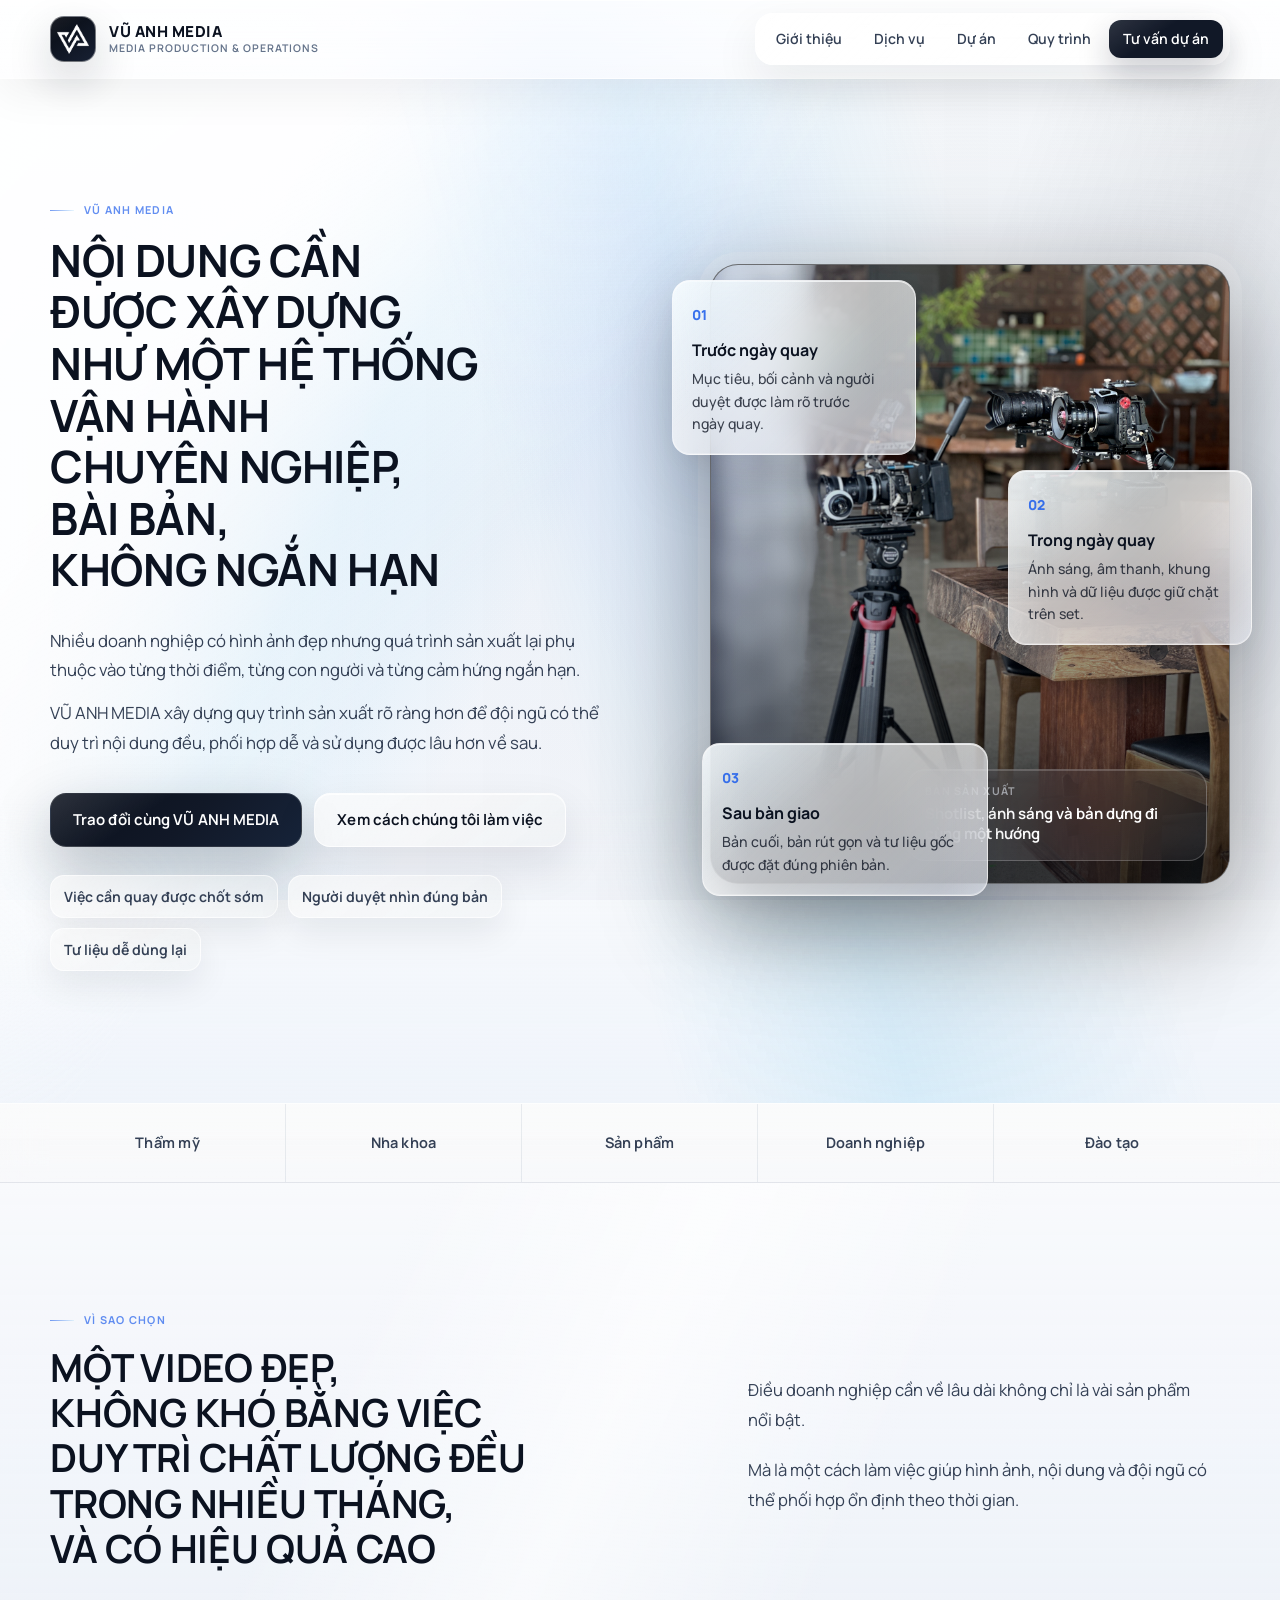
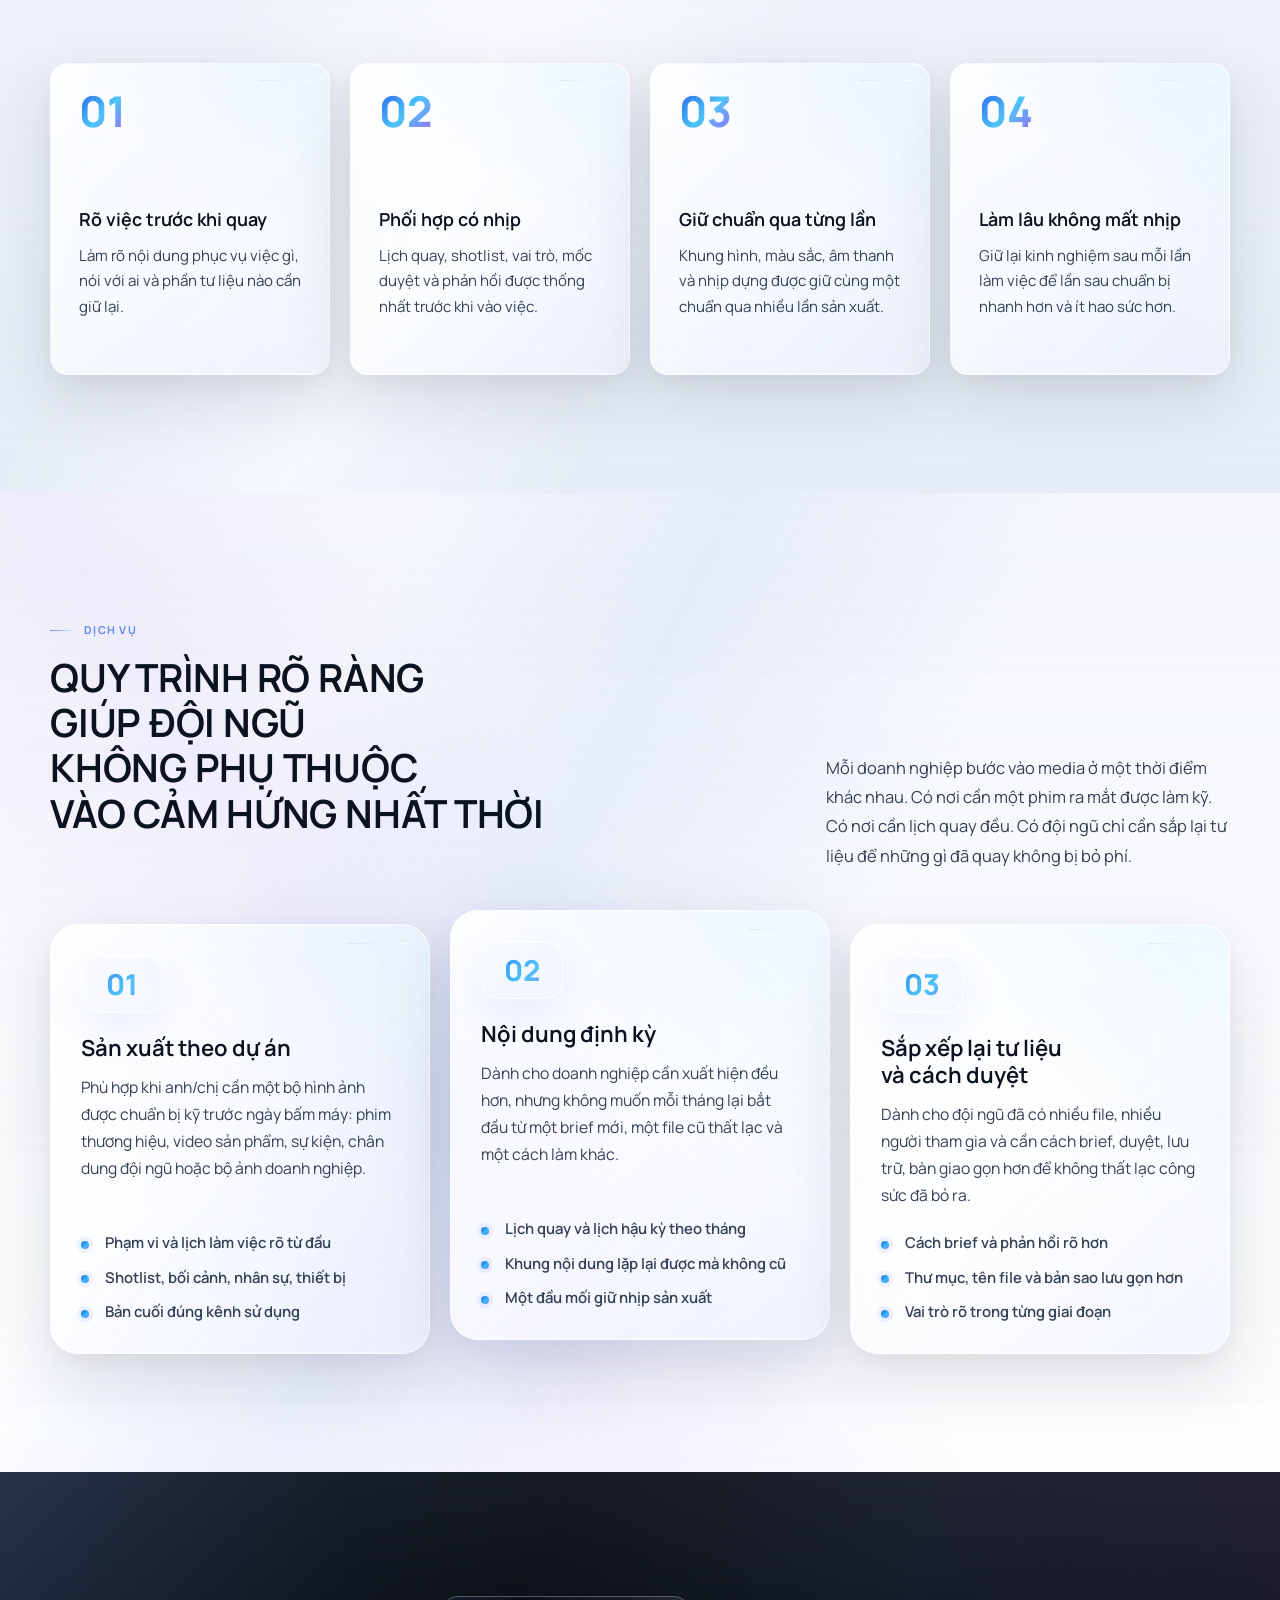
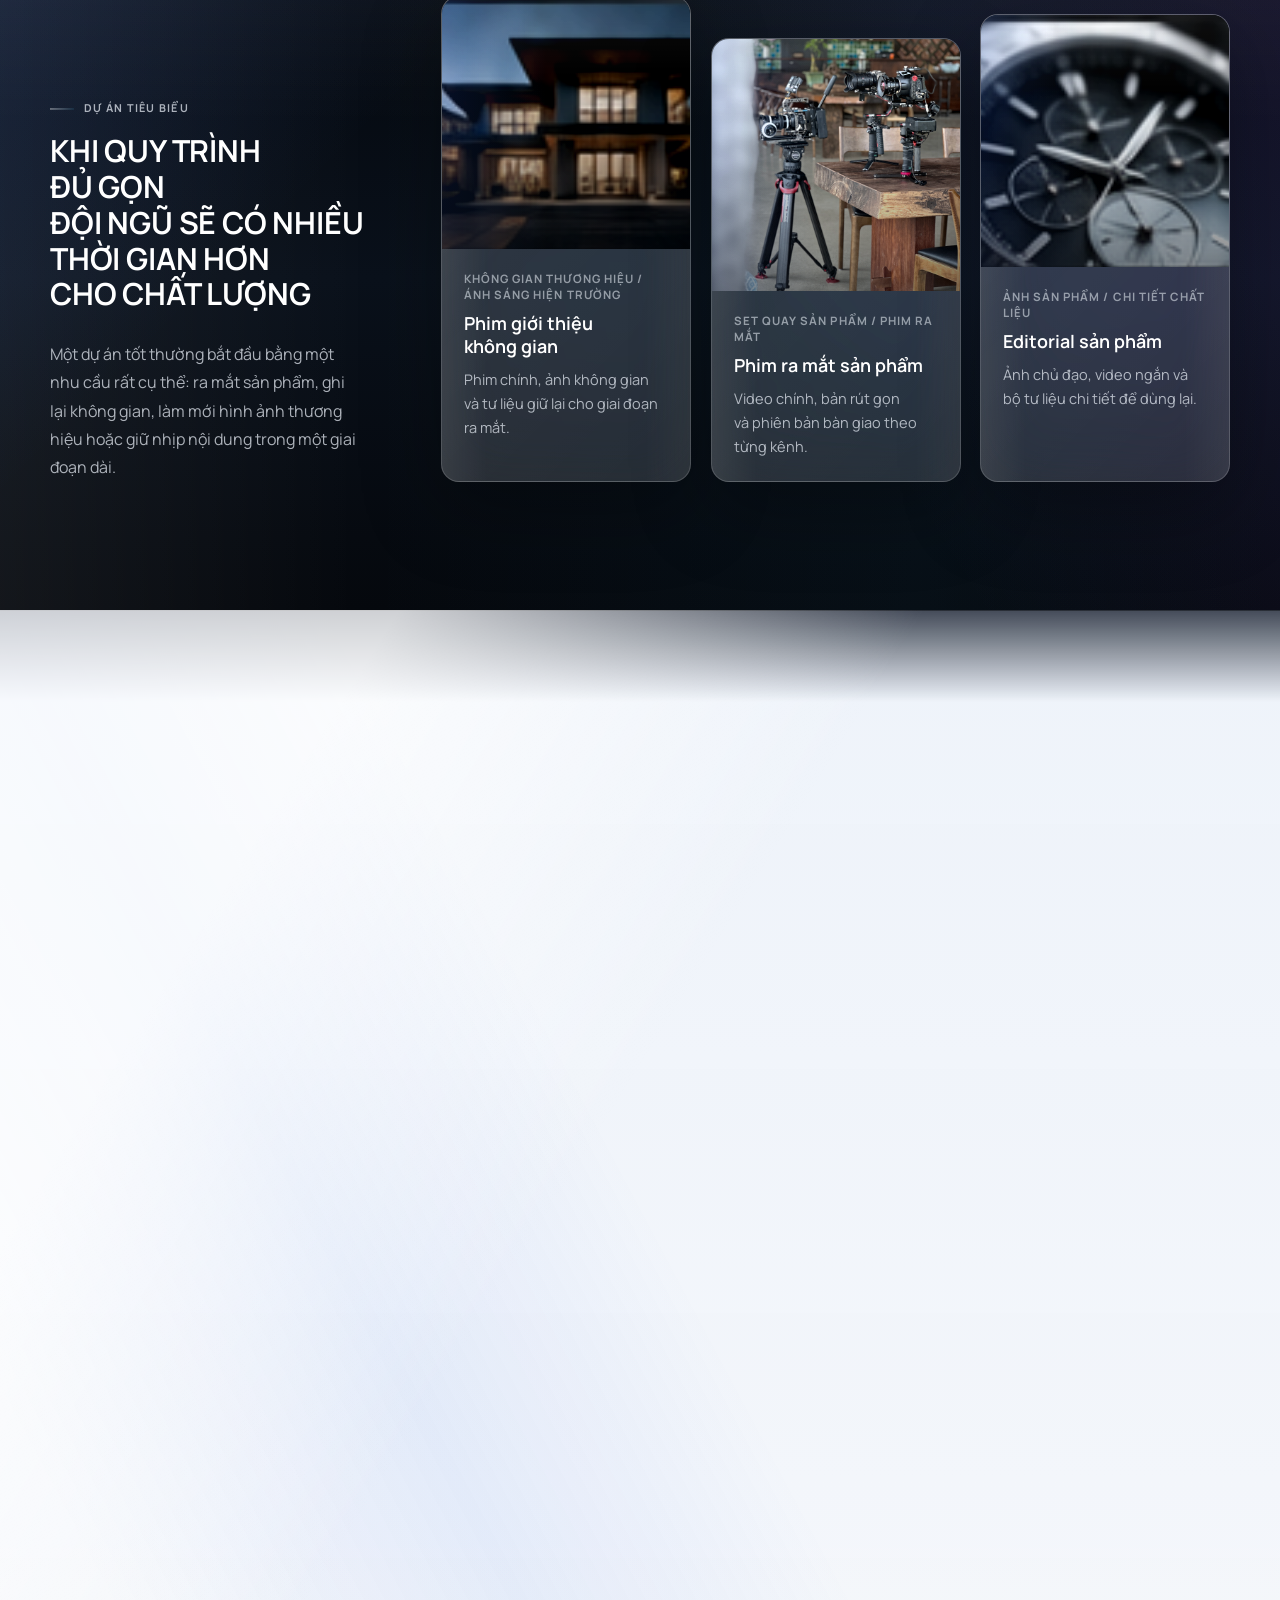
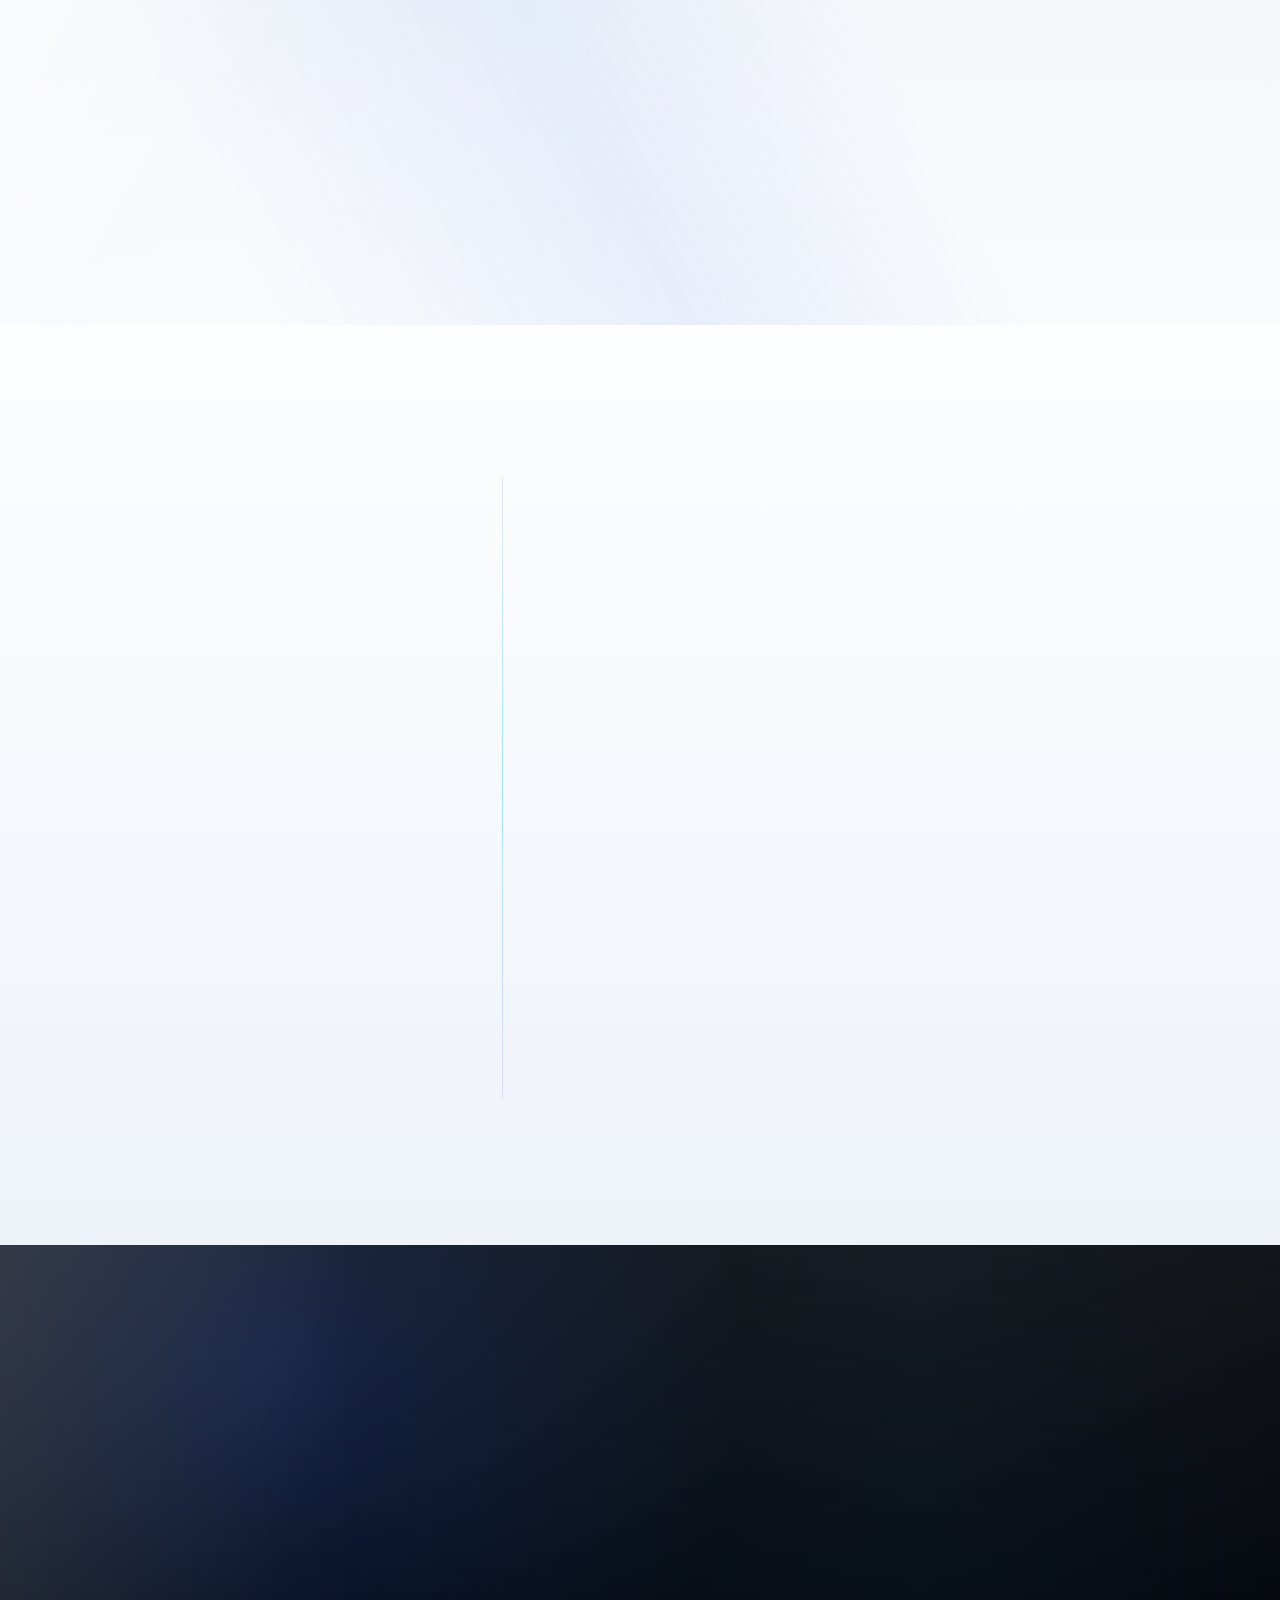
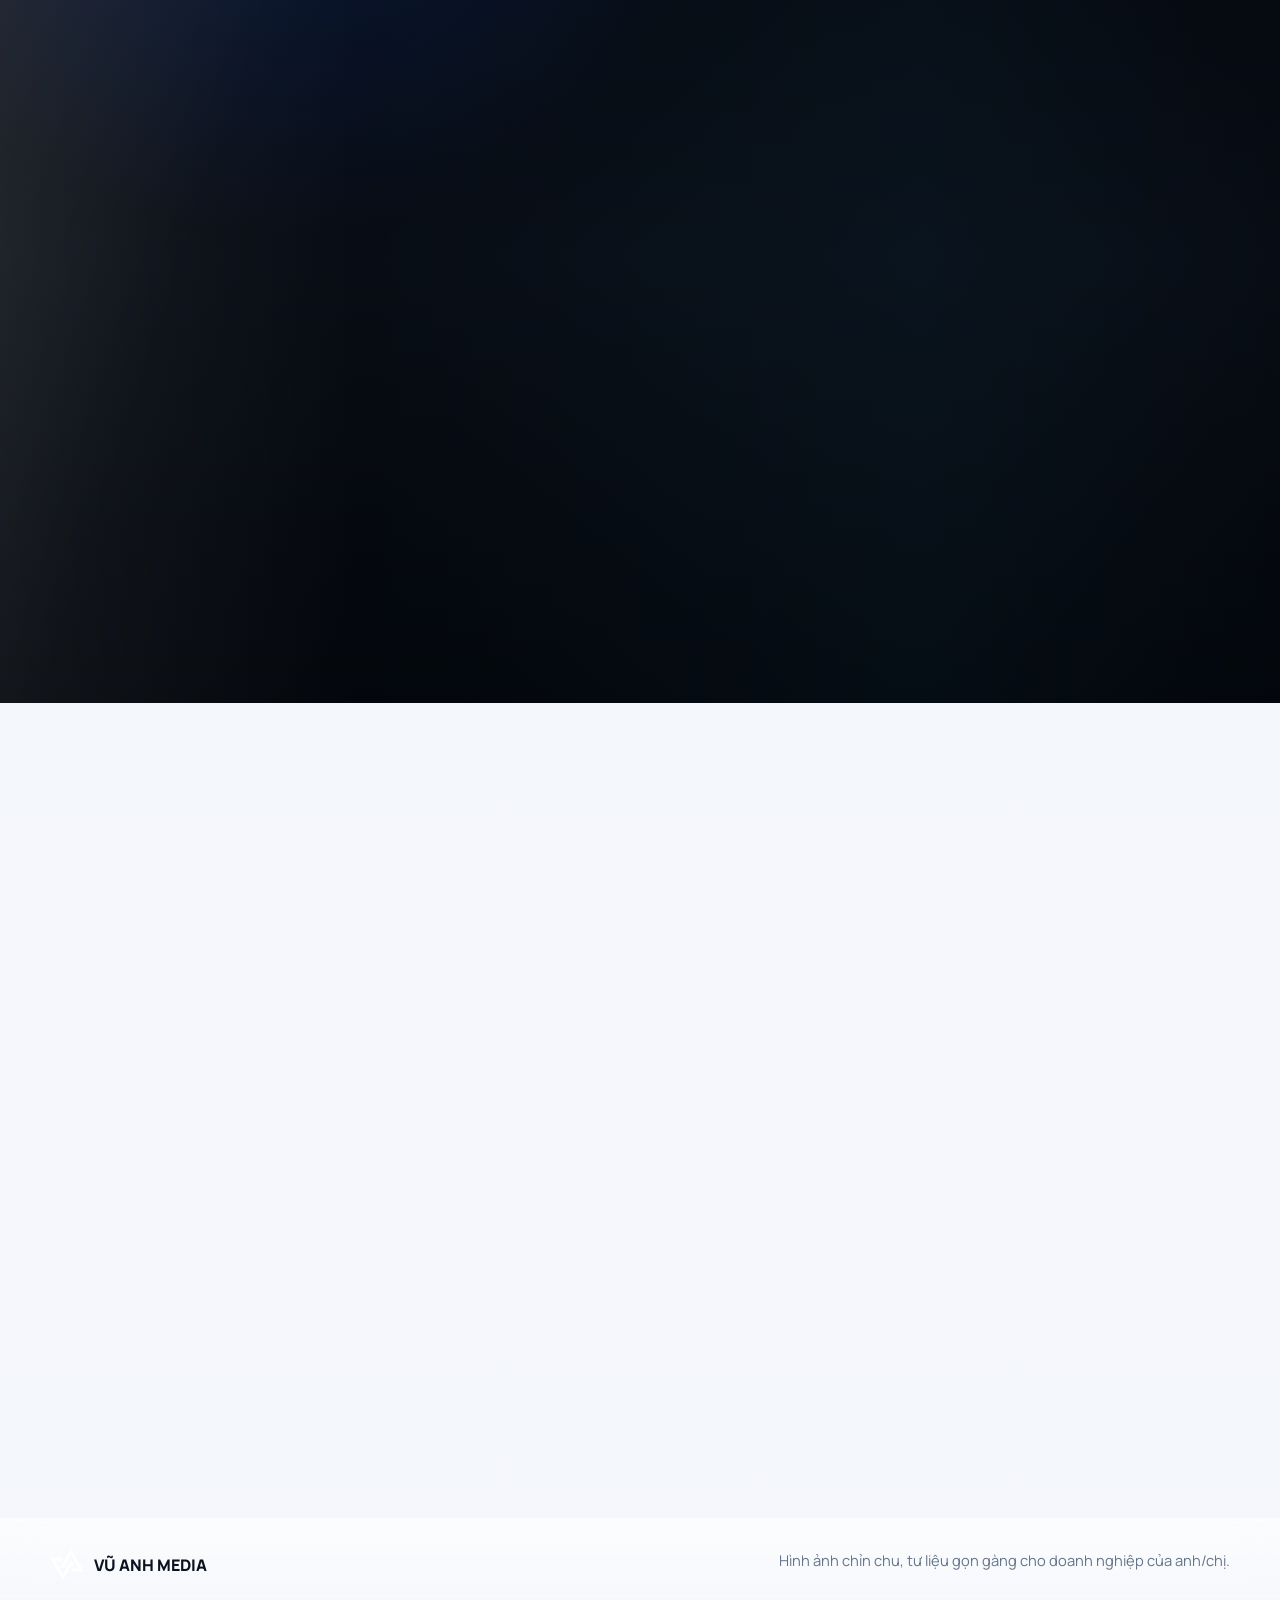
<file: index.html>
<!doctype html>
<html lang="vi">
  <head>
    <meta charset="utf-8" />
    <meta name="viewport" content="width=device-width, initial-scale=1" />
    <title>VŨ ANH MEDIA | MEDIA PRODUCTION &amp; OPERATIONS</title>
    <meta
      name="description"
      content="VŨ ANH MEDIA sản xuất video, hình ảnh và nội dung định kỳ cho doanh nghiệp, với ngày quay gọn và tư liệu bàn giao dễ dùng lại."
    />
    <meta name="theme-color" content="#F5F7FB" />
    <meta property="og:title" content="VŨ ANH MEDIA | MEDIA PRODUCTION &amp; OPERATIONS" />
    <meta
      property="og:description"
      content="Hình ảnh chỉn chu, nội dung đều đặn và tư liệu được bàn giao đủ rõ để doanh nghiệp dùng tiếp trong những lần sau."
    />
    <link rel="preconnect" href="https://fonts.googleapis.com" />
    <link rel="preconnect" href="https://fonts.gstatic.com" crossorigin />
    <link
      href="https://fonts.googleapis.com/css2?family=Manrope:wght@300..800&amp;display=swap"
      rel="stylesheet"
    />
    <link rel="icon" href="assets/logo-main.png" />
    <link rel="stylesheet" href="styles.css" />
  </head>
  <body>
    <a class="skip-link" href="#main">Bỏ qua điều hướng</a>

    <header class="site-header" data-header>
      <div class="container header-inner">
        <a class="brand" href="#top" aria-label="VŨ ANH MEDIA">
          <span class="brand-mark" aria-hidden="true">
            <!-- Image slot: site logo. Replace assets/logo-main.png to update the header logo. -->
            <img class="brand-logo" src="assets/logo-main.png" alt="" />
          </span>
            <span class="brand-text">
              <span class="brand-name">VŨ ANH MEDIA</span>
            <span class="brand-line">MEDIA PRODUCTION &amp; OPERATIONS</span>
            </span>
          </a>

        <button class="nav-toggle" type="button" aria-expanded="false" aria-controls="site-nav">
          <span class="nav-toggle-line"></span>
          <span class="nav-toggle-line"></span>
          <span class="sr-only">Mở menu</span>
        </button>

        <nav class="site-nav" id="site-nav" aria-label="Điều hướng chính">
          <a href="#about">Giới thiệu</a>
          <a href="#services">Dịch vụ</a>
          <a href="#case-study">Dự án</a>
          <a href="#process">Quy trình</a>
          <a class="nav-cta" href="#contact">Tư vấn dự án</a>
        </nav>
      </div>
    </header>

    <main id="main">
      <section class="hero section" id="top">
        <div class="container hero-grid">
          <div class="hero-copy">
            <p class="eyebrow">VŨ ANH MEDIA</p>
            <h1 class="hero-title">
              <span class="headline-line">NỘI DUNG CẦN</span>
              <span class="headline-line">ĐƯỢC XÂY DỰNG</span>
              <span class="headline-line">NHƯ MỘT HỆ THỐNG</span>
              <span class="headline-line">VẬN HÀNH</span>
              <span class="headline-line">CHUYÊN NGHIỆP,</span>
              <span class="headline-line">BÀI BẢN,</span>
              <span class="headline-line">KHÔNG NGẮN HẠN</span>
            </h1>
            <div class="hero-lede-group">
              <p class="hero-lede">
                Nhiều doanh nghiệp có hình ảnh đẹp nhưng quá trình sản xuất lại phụ thuộc
                vào từng thời điểm, từng con người và từng cảm hứng ngắn hạn.
              </p>
              <p class="hero-lede hero-lede-secondary">
                VŨ ANH MEDIA xây dựng quy trình sản xuất rõ ràng hơn để đội ngũ có thể
                duy trì nội dung đều, phối hợp dễ và sử dụng được lâu hơn về sau.
              </p>
            </div>
            <div class="hero-actions" aria-label="Hành động chính">
              <a class="button button-primary" href="#contact">Trao đổi cùng VŨ ANH MEDIA</a>
              <a class="button button-secondary" href="#process">Xem cách chúng tôi làm việc</a>
            </div>
            <div class="hero-proof" aria-label="Điểm mạnh của VŨ ANH MEDIA">
              <span>Việc cần quay được chốt sớm</span>
              <span>Người duyệt nhìn đúng bản</span>
              <span>Tư liệu dễ dùng lại</span>
            </div>
          </div>

          <div class="hero-visual" aria-label="Không gian sản xuất media của VŨ ANH MEDIA">
            <div class="cinema-frame">
              <!-- Image slot: hero main visual. Replace assets/hero/hero-main.jpg to update this image. -->
              <img src="assets/hero/hero-main.jpg" alt="Không gian làm việc production với máy quay, ánh sáng và màn hình hậu kỳ" />
              <div class="frame-caption">
                <span>Bàn sản xuất</span>
                <strong>Shotlist, ánh sáng và bản dựng đi cùng một hướng</strong>
              </div>
            </div>

            <div class="hero-card hero-card-one">
              <span>01</span>
              <strong>Trước ngày quay</strong>
              <p>Mục tiêu, bối cảnh và người duyệt được làm rõ trước ngày quay.</p>
            </div>

            <div class="hero-card hero-card-two">
              <span>02</span>
              <strong>Trong ngày quay</strong>
              <p>Ánh sáng, âm thanh, khung hình và dữ liệu được giữ chặt trên set.</p>
            </div>

            <div class="hero-card hero-card-three">
              <span>03</span>
              <strong>Sau bàn giao</strong>
              <p>Bản cuối, bản rút gọn và tư liệu gốc được đặt đúng phiên bản.</p>
            </div>
          </div>
        </div>
      </section>

      <section class="capability-band" aria-label="Lĩnh vực VŨ ANH MEDIA từng đồng hành">
        <div class="container capability-inner">
          <span>Thẩm mỹ</span>
          <span>Nha khoa</span>
          <span>Sản phẩm</span>
          <span>Doanh nghiệp</span>
          <span>Đào tạo</span>
        </div>
      </section>

      <section class="section philosophy-section" id="about">
        <div class="container">
          <div class="philosophy-grid">
            <div class="section-heading">
              <p class="eyebrow">Vì sao chọn</p>
              <h2 class="section-title section-title--why">
                <span class="headline-line">MỘT VIDEO ĐẸP,</span>
                <span class="headline-line">KHÔNG KHÓ BẰNG VIỆC</span>
                <span class="headline-line">DUY TRÌ CHẤT LƯỢNG ĐỀU</span>
                <span class="headline-line">TRONG NHIỀU THÁNG,</span>
                <span class="headline-line">VÀ CÓ HIỆU QUẢ CAO</span>
              </h2>
            </div>
            <div class="philosophy-copy">
              <p>
                Điều doanh nghiệp cần về lâu dài không chỉ là vài sản phẩm nổi bật.
              </p>
              <p>
                Mà là một cách làm việc giúp hình ảnh, nội dung và đội ngũ có thể phối hợp ổn định theo thời gian.
              </p>
            </div>
          </div>

          <div class="principle-grid">
            <article class="glass-card principle-card">
              <span class="principle-number">01</span>
              <h3>Rõ việc trước khi quay</h3>
              <p>Làm rõ nội dung phục vụ việc gì, nói với ai và phần tư liệu nào cần giữ lại.</p>
            </article>
            <article class="glass-card principle-card">
              <span class="principle-number">02</span>
              <h3>Phối hợp có nhịp</h3>
              <p>Lịch quay, shotlist, vai trò, mốc duyệt và phản hồi được thống nhất trước khi vào việc.</p>
            </article>
            <article class="glass-card principle-card">
              <span class="principle-number">03</span>
              <h3>Giữ chuẩn qua từng lần</h3>
              <p>Khung hình, màu sắc, âm thanh và nhịp dựng được giữ cùng một chuẩn qua nhiều lần sản xuất.</p>
            </article>
            <article class="glass-card principle-card">
              <span class="principle-number">04</span>
              <h3>Làm lâu không mất nhịp</h3>
              <p>Giữ lại kinh nghiệm sau mỗi lần làm việc để lần sau chuẩn bị nhanh hơn và ít hao sức hơn.</p>
            </article>
          </div>
        </div>
      </section>

      <section class="section services-section" id="services">
        <div class="container">
          <div class="section-heading split">
            <div>
              <p class="eyebrow">Dịch vụ</p>
              <h2 class="section-title section-title--services">
                <span class="headline-line">QUY TRÌNH RÕ RÀNG</span>
                <span class="headline-line">GIÚP ĐỘI NGŨ</span>
                <span class="headline-line">KHÔNG PHỤ THUỘC</span>
                <span class="headline-line">VÀO CẢM HỨNG NHẤT THỜI</span>
              </h2>
            </div>
            <p>
              Mỗi doanh nghiệp bước vào media ở một thời điểm khác nhau. Có nơi cần một
              phim ra mắt được làm kỹ. Có nơi cần lịch quay đều. Có đội ngũ chỉ cần sắp
              lại tư liệu để những gì đã quay không bị bỏ phí.
            </p>
          </div>

          <div class="service-list">
            <article class="service-row">
              <span data-number="01">01</span>
              <div>
                <h3>Sản xuất theo dự án</h3>
                <p>
                  Phù hợp khi anh/chị cần một bộ hình ảnh được chuẩn bị kỹ trước ngày
                  bấm máy: phim thương hiệu, video sản phẩm, sự kiện, chân dung đội ngũ
                  hoặc bộ ảnh doanh nghiệp.
                </p>
              </div>
              <ul>
                <li>Phạm vi và lịch làm việc rõ từ đầu</li>
                <li>Shotlist, bối cảnh, nhân sự, thiết bị</li>
                <li>Bản cuối đúng kênh sử dụng</li>
              </ul>
            </article>

            <article class="service-row service-row-featured">
              <span data-number="02">02</span>
              <div>
                <h3>Nội dung định kỳ</h3>
                <p>
                  Dành cho doanh nghiệp cần xuất hiện đều hơn, nhưng không muốn mỗi tháng
                  lại bắt đầu từ một brief mới, một file cũ thất lạc và một cách làm khác.
                </p>
              </div>
              <ul>
                <li>Lịch quay và lịch hậu kỳ theo tháng</li>
                <li>Khung nội dung lặp lại được mà không cũ</li>
                <li>Một đầu mối giữ nhịp sản xuất</li>
              </ul>
            </article>

            <article class="service-row">
              <span data-number="03">03</span>
              <div>
                <h3>Sắp xếp lại tư liệu và cách duyệt</h3>
                <p>
                  Dành cho đội ngũ đã có nhiều file, nhiều người tham gia và cần cách brief,
                  duyệt, lưu trữ, bàn giao gọn hơn để không thất lạc công sức đã bỏ ra.
                </p>
              </div>
              <ul>
                <li>Cách brief và phản hồi rõ hơn</li>
                <li>Thư mục, tên file và bản sao lưu gọn hơn</li>
                <li>Vai trò rõ trong từng giai đoạn</li>
              </ul>
            </article>
          </div>
        </div>
      </section>

      <section class="section portfolio-section dark-section" id="case-study">
        <div class="container portfolio-layout">
          <div class="portfolio-intro">
            <p class="eyebrow eyebrow-dark">Dự án tiêu biểu</p>
            <h2 class="section-title section-title--portfolio">
              <span class="headline-line">KHI QUY TRÌNH</span>
              <span class="headline-line">ĐỦ GỌN</span>
              <span class="headline-line">ĐỘI NGŨ SẼ CÓ NHIỀU</span>
              <span class="headline-line">THỜI GIAN HƠN</span>
              <span class="headline-line">CHO CHẤT LƯỢNG</span>
            </h2>
            <p>
              Một dự án tốt thường bắt đầu bằng một nhu cầu rất cụ thể: ra mắt sản phẩm,
              ghi lại không gian, làm mới hình ảnh thương hiệu hoặc giữ nhịp nội dung
              trong một giai đoạn dài.
            </p>
          </div>

          <div class="project-grid">
            <article class="project-card">
              <div class="project-media">
                <!-- Image slot: portfolio project 01. Replace assets/portfolio/project-01.png to update this image. -->
                <img src="assets/portfolio/project-01.png" alt="Không gian thương hiệu được xử lý bằng ánh sáng điện ảnh" />
              </div>
              <div class="project-content">
                <span>Không gian thương hiệu / ánh sáng hiện trường</span>
                <h3>Phim giới thiệu không gian</h3>
                <p>Phim chính, ảnh không gian và tư liệu giữ lại cho giai đoạn ra mắt.</p>
              </div>
            </article>

            <article class="project-card">
              <div class="project-media">
                <!-- Image slot: portfolio project 02. Replace assets/portfolio/project-02.jpg to update this image. -->
                <img src="assets/portfolio/project-02.jpg" alt="Máy quay, monitor và bối cảnh sản xuất video" />
              </div>
              <div class="project-content">
                <span>Set quay sản phẩm / phim ra mắt</span>
                <h3>Phim ra mắt sản phẩm</h3>
                <p>Video chính, bản rút gọn và phiên bản bàn giao theo từng kênh.</p>
              </div>
            </article>

            <article class="project-card">
              <div class="project-media">
                <!-- Image slot: portfolio project 03. Replace assets/portfolio/project-03.png to update this image. -->
                <img src="assets/portfolio/project-03.png" alt="Sản phẩm được đặt trong ánh sáng tối giản và cao cấp" />
              </div>
              <div class="project-content">
                <span>Ảnh sản phẩm / chi tiết chất liệu</span>
                <h3>Editorial sản phẩm</h3>
                <p>Ảnh chủ đạo, video ngắn và bộ tư liệu chi tiết để dùng lại.</p>
              </div>
            </article>
          </div>
        </div>
      </section>

      <section class="section products-section" id="products">
        <div class="container">
          <div class="product-head">
            <div class="product-intro">
              <h2 class="section-title section-title--products">
                <span class="headline-line">SẢN PHẨM ĐÃ</span>
                <span class="headline-line">TRIỂN KHAI</span>
              </h2>
              <p>
                Một số dự án video, hình ảnh và nội dung định kỳ đã được VŨ ANH MEDIA thực hiện cho khách hàng trong các lĩnh vực thẩm mỹ, nha khoa, sản phẩm, sự kiện và đào tạo.
              </p>
            </div>

            <div class="product-toolbar" aria-label="Lọc sản phẩm đã triển khai">
              <div class="product-segmented" role="group" aria-label="Danh mục sản phẩm">
                <button class="product-filter is-active" type="button" data-products-filter="all" aria-pressed="true">Tất cả</button>
                <button class="product-filter" type="button" data-products-filter="video" aria-pressed="false">Video</button>
                <button class="product-filter" type="button" data-products-filter="image" aria-pressed="false">Hình ảnh</button>
                <button class="product-filter" type="button" data-products-filter="regular" aria-pressed="false">Khách hàng thường xuyên</button>
              </div>
            </div>
          </div>

          <div class="product-grid" data-products-grid>
            <article class="product-card" data-product-category="video">
              <div class="product-media">
                <img src="assets/products/product-01.jpg" alt="Thumbnail phim giới thiệu phòng khám" loading="lazy" />
              </div>
              <div class="product-content">
                <span class="product-category">VIDEO</span>
                <h3>Phim giới thiệu phòng khám</h3>
                <p>Khung hình sạch, nhịp dựng gọn cho kênh số.</p>
                <a class="product-video-link" href="#">Xem video</a>
              </div>
            </article>

            <article class="product-card" data-product-category="video">
              <div class="product-media">
                <img src="assets/products/product-02.jpg" alt="Thumbnail video ra mắt sản phẩm" loading="lazy" />
              </div>
              <div class="product-content">
                <span class="product-category">VIDEO</span>
                <h3>Video ra mắt sản phẩm</h3>
                <p>Tập trung chất liệu, chuyển động và phiên bản ngắn.</p>
                <a class="product-video-link" href="#">Xem video</a>
              </div>
            </article>

            <article class="product-card" data-product-category="video">
              <div class="product-media">
                <img src="assets/products/product-03.jpg" alt="Thumbnail tư liệu sự kiện đào tạo" loading="lazy" />
              </div>
              <div class="product-content">
                <span class="product-category">VIDEO</span>
                <h3>Tư liệu sự kiện đào tạo</h3>
                <p>Ghi hình diễn biến chính để dùng lại sau chương trình.</p>
                <a class="product-video-link" href="#">Xem video</a>
              </div>
            </article>

            <article class="product-card" data-product-category="image">
              <div class="product-media">
                <img src="assets/products/product-04.jpg" alt="Bộ ảnh không gian thẩm mỹ" loading="lazy" />
              </div>
              <div class="product-content">
                <span class="product-category">HÌNH ẢNH</span>
                <h3>Bộ ảnh không gian thẩm mỹ</h3>
                <p>Ánh sáng mềm, bố cục giữ đúng tinh thần thương hiệu.</p>
              </div>
            </article>

            <article class="product-card" data-product-category="image">
              <div class="product-media">
                <img src="assets/products/product-05.jpg" alt="Ảnh sản phẩm cao cấp" loading="lazy" />
              </div>
              <div class="product-content">
                <span class="product-category">HÌNH ẢNH</span>
                <h3>Ảnh sản phẩm cao cấp</h3>
                <p>Chi tiết bề mặt, màu sắc và form dáng được giữ rõ.</p>
              </div>
            </article>

            <article class="product-card" data-product-category="image">
              <div class="product-media">
                <img src="assets/products/product-06.jpg" alt="Chân dung đội ngũ nha khoa" loading="lazy" />
              </div>
              <div class="product-content">
                <span class="product-category">HÌNH ẢNH</span>
                <h3>Chân dung đội ngũ nha khoa</h3>
                <p>Hình ảnh chỉn chu cho hồ sơ, website và nội dung.</p>
              </div>
            </article>

            <article class="product-card" data-product-category="regular">
              <div class="product-media">
                <img src="assets/products/product-07.jpg" alt="Lịch nội dung phòng khám" loading="lazy" />
              </div>
              <div class="product-content">
                <span class="product-category">KHÁCH HÀNG THƯỜNG XUYÊN</span>
                <h3>Lịch nội dung phòng khám</h3>
                <p>Một nhịp quay định kỳ cho nhiều kênh sử dụng.</p>
              </div>
            </article>

            <article class="product-card" data-product-category="regular">
              <div class="product-media">
                <img src="assets/products/product-08.jpg" alt="Nội dung tháng cho thương hiệu" loading="lazy" />
              </div>
              <div class="product-content">
                <span class="product-category">KHÁCH HÀNG THƯỜNG XUYÊN</span>
                <h3>Nội dung tháng cho thương hiệu</h3>
                <p>Giữ chất lượng đều mà không phải bắt đầu lại từ đầu.</p>
              </div>
            </article>
          </div>
        </div>
      </section>

      <section class="section process-section" id="process">
        <div class="container process-layout">
          <div class="section-heading">
            <p class="eyebrow">Quy trình làm việc</p>
            <h2 class="section-title section-title--process">
              <span class="headline-line">NHIỀU VẤN ĐỀ</span>
              <span class="headline-line">TRONG MEDIA</span>
              <span class="headline-line">THƯỜNG ĐẾN TỪ</span>
              <span class="headline-line">NHỮNG THỨ</span>
              <span class="headline-line">KHÔNG ĐƯỢC THỐNG NHẤT</span>
              <span class="headline-line">TỪ ĐẦU</span>
            </h2>
            <p>
              Quy trình tốt không làm buổi quay cứng lại. Nó chỉ giúp đúng người biết
              mình cần chuẩn bị gì, duyệt gì, nhận lại gì và phần nào phải được giữ sạch
              sau khi dự án kết thúc.
            </p>
          </div>

          <ol class="process-timeline">
            <li>
              <span>01</span>
              <h3>Lắng nghe &amp; nhìn bối cảnh</h3>
              <p>Hiểu nhu cầu hiện tại, tình trạng tư liệu đang có và mức độ sẵn sàng của đội ngũ.</p>
            </li>
            <li>
              <span>02</span>
              <h3>Chốt cách làm</h3>
              <p>Thống nhất mục tiêu, định dạng, lịch quay, shotlist, người duyệt và mốc hậu kỳ.</p>
            </li>
            <li>
              <span>03</span>
              <h3>Sản xuất</h3>
              <p>Quay/chụp theo kế hoạch, đồng thời giữ đủ khoảng linh hoạt cho những khoảnh khắc thật.</p>
            </li>
            <li>
              <span>04</span>
              <h3>Hậu kỳ</h3>
              <p>Dựng, chỉnh màu, xử lý âm thanh, phụ đề và nhận phản hồi theo từng phiên bản.</p>
            </li>
            <li>
              <span>05</span>
              <h3>Bàn giao &amp; lưu trữ</h3>
              <p>Bàn giao bản cuối, tư liệu cần thiết và cấu trúc lưu trữ để sau này không phải hỏi lại.</p>
            </li>
          </ol>
        </div>
      </section>

      <section class="section founder-section dark-section">
        <div class="container founder-grid">
          <div class="founder-image founder-image--cinematic-placeholder">
            <!-- Image slot: founder/team main portrait. Replace assets/founder/founder-main.png to update this image. -->
            <img src="assets/founder/founder-main.png" alt="Founder VŨ ANH MEDIA trong không gian làm việc production" />
          </div>

          <div class="founder-copy">
            <p class="eyebrow eyebrow-dark">Về chúng tôi</p>
            <h2 class="section-title section-title--founder">
              <span class="headline-line">KINH NGHIỆM TRONG MEDIA</span>
              <span class="headline-line">KHÔNG CHỈ NẰM</span>
              <span class="headline-line">Ở VIỆC QUAY ĐẸP</span>
              <span class="headline-line">MÀ Ở CÁCH GIỮ NHỊP</span>
              <span class="headline-line">TOÀN BỘ QUÁ TRÌNH</span>
              <span class="headline-line">HOÀN THIỆN</span>
            </h2>
            <p>
              VŨ ANH MEDIA được xây như một nhóm production thực thụ: ít nói những điều bóng bẩy,
              dành nhiều sự chú ý cho brief, ngày quay, dữ liệu hiện trường và cách bàn giao sau cùng.
            </p>
            <p>
              Kinh nghiệm thường nằm ở những việc nhỏ: biết khi nào cần quay thêm một góc,
              giữ lại âm thanh nền, đặt tên file đúng, hoặc nhắc khách duyệt đúng phiên bản
              trước khi đi tiếp.
            </p>

            <div class="founder-metrics" aria-label="Năng lực của VŨ ANH MEDIA">
              <span><strong>Trước quay</strong>Mục tiêu, định dạng và bối cảnh rõ trước ngày sản xuất.</span>
              <span><strong>Trên set</strong>Ánh sáng, âm thanh, khung hình và dữ liệu được giữ chặt.</span>
              <span><strong>Hậu kỳ</strong>Bản dựng, màu, âm thanh và phụ đề đi theo một nhịp.</span>
              <span><strong>Lưu trữ</strong>Bản cuối và tư liệu gốc được sắp để dễ tìm lại.</span>
            </div>
          </div>
        </div>
      </section>

      <section class="section contact-section" id="contact">
        <div class="container contact-box">
          <div class="contact-copy">
            <p class="eyebrow">Liên hệ</p>
            <h2 class="section-title section-title--cta">
              <span class="headline-line">MỘT CUỘC TRAO ĐỔI NGẮN</span>
              <span class="headline-line">THƯỜNG GIÚP</span>
              <span class="headline-line">QUÝ DOANH NGHIỆP</span>
              <span class="headline-line">NHÌN RÕ HƠN NHỮNG ĐIỂM</span>
              <span class="headline-line">ĐANG GÂY RỐI</span>
              <span class="headline-line">TRONG QUÁ TRÌNH</span>
              <span class="headline-line">LÀM MEDIA</span>
            </h2>
            <p>
              VŨ ANH MEDIA sẽ lắng nghe nhu cầu hiện tại của doanh nghiệp anh/chị trước
              khi đề xuất cách làm. Một dự án riêng, một lịch quay định kỳ hay một kho tư
              liệu cần sắp lại đều nên bắt đầu từ đúng bối cảnh kinh doanh.
            </p>
          </div>

          <form class="contact-form" data-contact-form>
            <label>
              <span>Tên doanh nghiệp của anh/chị</span>
              <input name="company" type="text" autocomplete="organization" required />
            </label>
            <label>
              <span>Người liên hệ</span>
              <input name="name" type="text" autocomplete="name" required />
            </label>
            <label>
              <span>Email hoặc số điện thoại</span>
              <input name="contact" type="text" autocomplete="email" required />
            </label>
            <label>
              <span>Nhu cầu hiện tại</span>
              <select name="need" required>
                <option value="">Chọn một nhu cầu</option>
                <option>Sản xuất theo dự án</option>
                <option>Nội dung định kỳ</option>
                <option>Sắp xếp quy trình media</option>
                <option>Chưa rõ, cần trao đổi thêm</option>
              </select>
            </label>
            <label class="full">
              <span>Mô tả ngắn</span>
              <textarea
                name="message"
                rows="4"
                placeholder="Ví dụ: doanh nghiệp của anh/chị đang cần lịch quay định kỳ, video ra mắt sản phẩm hoặc sắp xếp lại file media..."
              ></textarea>
            </label>
            <button class="button button-primary full" type="submit">Gửi yêu cầu tư vấn</button>
            <p class="form-note" data-form-note aria-live="polite">
              Chúng tôi sẽ phản hồi với sự chuẩn bị kỹ lưỡng và tôn trọng thời gian của anh/chị.
            </p>
          </form>
        </div>
      </section>
    </main>

    <footer class="site-footer">
      <div class="container footer-inner">
        <a class="footer-brand" href="#top" aria-label="VŨ ANH MEDIA">
          <!-- Image slot: footer logo. Replace assets/logo-main.png to update this image. -->
          <img src="assets/logo-main.png" alt="" />
          <span>VŨ ANH MEDIA</span>
        </a>
        <div class="footer-copy">
          <p data-footer-description>Hình ảnh chỉn chu, tư liệu gọn gàng cho doanh nghiệp của anh/chị.</p>
          <p class="footer-contact" data-footer-contact hidden></p>
          <nav class="footer-social" data-footer-social hidden aria-label="Kênh xã hội"></nav>
        </div>
      </div>
    </footer>

    <script src="script.js"></script>
  </body>
</html>
</file>
<file: styles.css>
:root {
  --bg: #f5f7fb;
  --bg-soft: #eef3fa;
  --ink: #0b1220;
  --ink-deep: #111827;
  --ink-soft: #344055;
  --muted: #65748b;
  --blue: #2563eb;
  --cyan: #38bdf8;
  --violet: #8b5cf6;
  --white: #ffffff;
  --dark: #05080d;
  --dark-soft: #0a111b;
  --glass: rgba(255, 255, 255, 0.38);
  --glass-strong: rgba(255, 255, 255, 0.6);
  --glass-border: rgba(255, 255, 255, 0.58);
  --glass-edge: rgba(255, 255, 255, 0.72);
  --glass-depth: rgba(255, 255, 255, 0.3);
  --line: rgba(115, 132, 158, 0.22);
  --line-dark: rgba(255, 255, 255, 0.12);
  --shadow-soft: 0 24px 70px rgba(15, 23, 42, 0.12), 0 8px 28px rgba(15, 23, 42, 0.05);
  --shadow-glass:
    0 30px 86px rgba(15, 23, 42, 0.14),
    0 12px 34px rgba(37, 99, 235, 0.07),
    inset 0 1px 0 rgba(255, 255, 255, 0.74),
    inset 0 -1px 0 rgba(255, 255, 255, 0.24);
  --shadow-dark: 0 34px 110px rgba(0, 0, 0, 0.42);
  --radius-sm: 12px;
  --radius-md: 18px;
  --radius-lg: 28px;
  --container: 1180px;
  --motion-ease: cubic-bezier(0.22, 1, 0.36, 1);
  --font-body: Manrope, Inter, ui-sans-serif, system-ui, -apple-system, BlinkMacSystemFont,
    "Segoe UI", sans-serif;
  --font-display: var(--font-body);
  --font: var(--font-body);
}

* {
  box-sizing: border-box;
}

html {
  scroll-behavior: smooth;
}

body {
  margin: 0;
  color: var(--ink);
  background:
    linear-gradient(180deg, rgba(255, 255, 255, 0.96), rgba(238, 243, 250, 0.86) 44%, rgba(245, 247, 251, 0.98)),
    var(--bg);
  font-family: var(--font-body);
  font-weight: 400;
  line-height: 1.78;
  overflow-x: hidden;
  text-rendering: optimizeLegibility;
  -webkit-font-smoothing: antialiased;
}

body.nav-open {
  overflow: hidden;
}

body::before {
  position: fixed;
  inset: 0;
  z-index: -2;
  pointer-events: none;
  background:
    linear-gradient(116deg, transparent 0 22%, rgba(56, 189, 248, 0.1) 34%, transparent 48%),
    linear-gradient(244deg, transparent 0 30%, rgba(139, 92, 246, 0.08) 44%, transparent 58%),
    linear-gradient(180deg, #f8fbff 0%, var(--bg-soft) 54%, var(--bg) 100%);
  content: "";
}

body::after {
  position: fixed;
  inset: 0;
  z-index: -1;
  pointer-events: none;
  background:
    linear-gradient(180deg, rgba(255, 255, 255, 0.42), transparent 46%),
    linear-gradient(90deg, rgba(255, 255, 255, 0.36), transparent 31%, rgba(17, 24, 39, 0.04) 76%, transparent);
  content: "";
}

::selection {
  background: rgba(37, 99, 235, 0.18);
}

img,
svg {
  display: block;
  max-width: 100%;
}

a {
  color: inherit;
  text-decoration: none;
}

button,
input,
select,
textarea {
  font: inherit;
}

button {
  border: 0;
}

h1,
h2,
h3,
p {
  margin-top: 0;
}

h1,
h2,
h3 {
  color: var(--ink);
  font-family: var(--font-display);
  font-weight: 640;
  letter-spacing: 0;
}

h1 {
  max-width: 660px;
  margin-bottom: 30px;
  font-size: 2.78rem;
  font-weight: 680;
  letter-spacing: -0.008em;
  line-height: 1.16;
  text-transform: uppercase;
  text-wrap: balance;
  word-break: normal;
}

h1 span {
  display: block;
  white-space: normal;
}

h2 {
  max-width: 860px;
  margin-bottom: 34px;
  font-size: 2.42rem;
  font-weight: 660;
  letter-spacing: -0.006em;
  line-height: 1.17;
  text-transform: uppercase;
  text-wrap: balance;
  word-break: normal;
}

.headline-line {
  display: block;
}

h3 {
  margin-bottom: 11px;
  font-size: 1.16rem;
  font-weight: 640;
  line-height: 1.3;
  text-wrap: balance;
}

p {
  color: var(--ink-soft);
  font-size: 1rem;
  font-weight: 400;
  line-height: 1.74;
  margin-bottom: 1.05rem;
  text-wrap: pretty;
}

ul,
ol {
  margin-top: 0;
}

.container {
  width: calc(100% - 48px);
  max-width: var(--container);
  margin: 0 auto;
}

.section {
  position: relative;
  padding: 118px 0;
}

.reveal {
  opacity: 0;
  transform: translate3d(0, 24px, 0);
  transition:
    opacity 820ms var(--motion-ease),
    transform 820ms var(--motion-ease);
  transition-delay: var(--reveal-delay, 0ms);
  will-change: opacity, transform;
}

.reveal.is-visible {
  opacity: 1;
  transform: translate3d(0, 0, 0);
}

.contact-box.reveal {
  transition-duration: 960ms;
}

@keyframes headerIntro {
  from {
    opacity: 0;
    transform: translate3d(0, -16px, 0);
  }

  to {
    opacity: 1;
    transform: translate3d(0, 0, 0);
  }
}

@keyframes heroLineIntro {
  from {
    opacity: 0;
    transform: translate3d(0, 18px, 0);
  }

  to {
    opacity: 1;
    transform: translate3d(0, 0, 0);
  }
}

@keyframes heroFadeUp {
  from {
    opacity: 0;
    transform: translate3d(0, 18px, 0);
  }

  to {
    opacity: 1;
    transform: translate3d(0, 0, 0);
  }
}

@keyframes heroVisualIntro {
  from {
    opacity: 0;
    transform: scale(1.04);
  }

  to {
    opacity: 1;
    transform: scale(1);
  }
}

@keyframes heroCardIntro {
  from {
    opacity: 0;
    transform: translate3d(0, 18px, 0);
  }

  to {
    opacity: 1;
    transform: translate3d(0, 0, 0);
  }
}

.skip-link {
  position: fixed;
  top: 16px;
  left: 16px;
  z-index: 100;
  transform: translateY(-140%);
  border-radius: var(--radius-sm);
  background: var(--ink);
  color: var(--white);
  padding: 10px 14px;
  transition: transform 180ms ease;
}

.skip-link:focus {
  transform: translateY(0);
}

.sr-only {
  position: absolute;
  width: 1px;
  height: 1px;
  padding: 0;
  overflow: hidden;
  clip: rect(0, 0, 0, 0);
  white-space: nowrap;
  border: 0;
}

.site-header {
  position: sticky;
  top: 0;
  z-index: 50;
  border-bottom: 1px solid rgba(255, 255, 255, 0.62);
  background:
    linear-gradient(180deg, rgba(255, 255, 255, 0.62), rgba(255, 255, 255, 0.42)),
    rgba(255, 255, 255, 0.38);
  box-shadow:
    0 14px 44px rgba(15, 23, 42, 0.06),
    inset 0 1px 0 rgba(255, 255, 255, 0.72);
  backdrop-filter: blur(30px) saturate(1.4);
  -webkit-backdrop-filter: blur(30px) saturate(1.4);
  transition:
    background 300ms ease,
    box-shadow 300ms ease;
  animation: headerIntro 900ms var(--motion-ease) 80ms both;
}

.site-header.is-scrolled {
  background:
    linear-gradient(180deg, rgba(255, 255, 255, 0.68), rgba(255, 255, 255, 0.48)),
    rgba(255, 255, 255, 0.44);
  box-shadow:
    0 20px 60px rgba(15, 23, 42, 0.1),
    inset 0 1px 0 rgba(255, 255, 255, 0.78);
}

.header-inner {
  display: flex;
  min-height: 78px;
  align-items: center;
  justify-content: space-between;
  gap: 24px;
}

.brand {
  display: inline-flex;
  min-width: 0;
  align-items: center;
  gap: 13px;
}

.brand-mark {
  display: grid;
  width: 46px;
  height: 46px;
  flex: 0 0 auto;
  place-items: center;
  overflow: hidden;
  border: 1px solid rgba(255, 255, 255, 0.42);
  border-radius: 14px;
  background:
    linear-gradient(145deg, rgba(255, 255, 255, 0.08), transparent 36%),
    linear-gradient(145deg, #070b12, #172033);
  box-shadow: 0 18px 44px rgba(17, 24, 39, 0.18);
  padding: 6px;
}

.brand-logo {
  width: 100%;
  height: 100%;
  object-fit: contain;
}

.brand-text {
  min-width: 0;
}

.brand-name {
  display: block;
  color: var(--ink);
  font-size: 0.95rem;
  font-weight: 800;
  letter-spacing: 0.035em;
  line-height: 1.18;
  text-transform: uppercase;
}

.brand-line {
  display: block;
  color: var(--muted);
  font-size: 0.66rem;
  font-weight: 650;
  letter-spacing: 0.095em;
  line-height: 1.38;
  text-transform: uppercase;
}

.site-nav {
  display: flex;
  align-items: center;
  gap: 4px;
  border: 1px solid rgba(255, 255, 255, 0.66);
  border-radius: 18px;
  background:
    linear-gradient(135deg, rgba(255, 255, 255, 0.62), rgba(255, 255, 255, 0.38)),
    rgba(255, 255, 255, 0.34);
  box-shadow:
    0 18px 46px rgba(15, 23, 42, 0.08),
    inset 0 1px 0 rgba(255, 255, 255, 0.78);
  padding: 6px;
  backdrop-filter: blur(28px) saturate(1.36);
  -webkit-backdrop-filter: blur(28px) saturate(1.36);
}

.site-nav a {
  border-radius: 12px;
  color: var(--ink-soft);
  font-size: 0.88rem;
  font-weight: 600;
  line-height: 1;
  padding: 12px 14px;
  transition:
    background 320ms ease,
    color 320ms ease,
    box-shadow 320ms ease;
}

.site-nav a:hover,
.site-nav a:focus-visible {
  background: rgba(255, 255, 255, 0.76);
  color: var(--ink);
  outline: none;
}

.site-nav .nav-cta {
  background:
    linear-gradient(145deg, rgba(255, 255, 255, 0.12), transparent 42%),
    var(--ink-deep);
  color: var(--white);
  box-shadow: 0 14px 32px rgba(17, 24, 39, 0.22);
}

.site-nav .nav-cta:hover,
.site-nav .nav-cta:focus-visible {
  background: var(--blue);
  color: var(--white);
}

.nav-toggle {
  display: none;
  width: 44px;
  height: 44px;
  flex: 0 0 auto;
  align-content: center;
  gap: 6px;
  place-items: center;
  border: 1px solid rgba(255, 255, 255, 0.66);
  border-radius: 14px;
  background:
    linear-gradient(135deg, rgba(255, 255, 255, 0.62), rgba(255, 255, 255, 0.38)),
    rgba(255, 255, 255, 0.34);
  color: var(--ink);
  cursor: pointer;
  box-shadow:
    0 14px 34px rgba(15, 23, 42, 0.08),
    inset 0 1px 0 rgba(255, 255, 255, 0.72);
  backdrop-filter: blur(28px) saturate(1.36);
  -webkit-backdrop-filter: blur(28px) saturate(1.36);
}

.nav-toggle-line {
  display: block;
  width: 20px;
  height: 2px;
  border-radius: 999px;
  background: currentColor;
  transition:
    transform 320ms ease,
    opacity 320ms ease;
}

.nav-toggle[aria-expanded="true"] .nav-toggle-line:first-child {
  transform: translateY(4px) rotate(45deg);
}

.nav-toggle[aria-expanded="true"] .nav-toggle-line:nth-child(2) {
  transform: translateY(-4px) rotate(-45deg);
}

.eyebrow {
  display: inline-flex;
  align-items: center;
  gap: 10px;
  margin: 0 0 17px;
  color: rgba(37, 99, 235, 0.72);
  font-size: 0.68rem;
  font-weight: 700;
  letter-spacing: 0.115em;
  line-height: 1.36;
  text-transform: uppercase;
}

.eyebrow::before {
  width: 24px;
  height: 1px;
  background: linear-gradient(90deg, rgba(37, 99, 235, 0.64), rgba(56, 189, 248, 0.12));
  content: "";
}

.eyebrow-dark {
  color: rgba(255, 255, 255, 0.64);
}

.eyebrow-dark::before {
  background: linear-gradient(90deg, rgba(255, 255, 255, 0.68), rgba(56, 189, 248, 0.18));
}

.button {
  display: inline-flex;
  min-height: 54px;
  align-items: center;
  justify-content: center;
  border-radius: 16px;
  font-size: 0.94rem;
  font-weight: 650;
  letter-spacing: 0.006em;
  line-height: 1.22;
  padding: 16px 22px;
  text-align: center;
  transition:
    border-color 360ms var(--motion-ease),
    background 360ms var(--motion-ease),
    box-shadow 360ms var(--motion-ease),
    color 360ms var(--motion-ease),
    transform 360ms var(--motion-ease);
}

.button:hover,
.button:focus-visible {
  transform: translateY(-2px);
  outline: none;
}

.button-primary {
  border: 1px solid rgba(255, 255, 255, 0.12);
  background:
    linear-gradient(145deg, rgba(255, 255, 255, 0.14), transparent 38%),
    linear-gradient(135deg, #0a101c, #111827 54%, #17243a);
  color: var(--white);
  box-shadow: 0 22px 56px rgba(17, 24, 39, 0.28);
}

.button-primary:hover,
.button-primary:focus-visible {
  background:
    linear-gradient(145deg, rgba(255, 255, 255, 0.18), transparent 40%),
    linear-gradient(135deg, #101a2b, #1d4ed8 64%, #2563eb);
  box-shadow: 0 24px 58px rgba(37, 99, 235, 0.32);
}

.button-secondary {
  border: 1px solid rgba(255, 255, 255, 0.68);
  background:
    linear-gradient(145deg, rgba(255, 255, 255, 0.76), rgba(255, 255, 255, 0.38)),
    rgba(17, 24, 39, 0.04);
  color: var(--ink);
  box-shadow:
    inset 0 1px 0 rgba(255, 255, 255, 0.76),
    0 18px 44px rgba(17, 24, 39, 0.1);
  backdrop-filter: blur(24px) saturate(1.16);
  -webkit-backdrop-filter: blur(24px) saturate(1.16);
}

.button-secondary:hover,
.button-secondary:focus-visible {
  border-color: rgba(37, 99, 235, 0.24);
  background:
    linear-gradient(145deg, rgba(255, 255, 255, 0.86), rgba(255, 255, 255, 0.48)),
    rgba(37, 99, 235, 0.05);
}

.hero {
  overflow: hidden;
  min-height: 790px;
  padding: 112px 0 132px;
}

.hero::before {
  position: absolute;
  inset: 0;
  pointer-events: none;
  background:
    linear-gradient(128deg, rgba(255, 255, 255, 0.8) 0 18%, transparent 42%),
    linear-gradient(74deg, transparent 0 43%, rgba(56, 189, 248, 0.13) 58%, transparent 77%),
    linear-gradient(180deg, transparent 70%, rgba(238, 243, 250, 0.9)),
    linear-gradient(110deg, transparent 0 63%, rgba(5, 8, 13, 0.08) 78%, transparent 96%);
  content: "";
}

.hero-grid {
  position: relative;
  z-index: 1;
  display: grid;
  grid-template-columns: minmax(0, 0.95fr) minmax(430px, 0.9fr);
  gap: 70px;
  align-items: center;
}

.hero-copy,
.hero-visual,
.section-heading,
.philosophy-copy,
.portfolio-intro,
.founder-copy,
.contact-copy {
  min-width: 0;
}

.hero-lede {
  max-width: 640px;
  margin-bottom: 14px;
  color: var(--ink-soft);
  font-size: 1.05rem;
  font-weight: 400;
  line-height: 1.74;
}

.hero-lede-secondary {
  margin-bottom: 36px;
}

.hero .eyebrow,
.hero-lede,
.hero-actions,
.hero-proof {
  opacity: 0;
  animation: heroFadeUp 820ms var(--motion-ease) both;
}

.hero .eyebrow {
  animation-delay: 240ms;
}

.hero-title .headline-line {
  opacity: 0;
  transform: translate3d(0, 18px, 0);
  animation: heroLineIntro 900ms var(--motion-ease) both;
  will-change: opacity, transform;
}

.hero-title .headline-line:nth-child(1) {
  animation-delay: 320ms;
}

.hero-title .headline-line:nth-child(2) {
  animation-delay: 410ms;
}

.hero-title .headline-line:nth-child(3) {
  animation-delay: 500ms;
}

.hero-title .headline-line:nth-child(4) {
  animation-delay: 590ms;
}

.hero-title .headline-line:nth-child(5) {
  animation-delay: 680ms;
}

.hero-title .headline-line:nth-child(6) {
  animation-delay: 770ms;
}

.hero-title .headline-line:nth-child(7) {
  animation-delay: 860ms;
}

.hero-lede {
  animation-delay: 1040ms;
}

.hero-lede-secondary {
  animation-delay: 1140ms;
}

.hero-actions {
  animation-delay: 1260ms;
}

.hero-proof {
  animation-delay: 1360ms;
}

.hero-actions {
  display: flex;
  flex-wrap: wrap;
  gap: 12px;
  margin-bottom: 28px;
}

.hero-proof {
  display: flex;
  flex-wrap: wrap;
  gap: 10px;
}

.hero-proof span {
  display: inline-flex;
  align-items: center;
  min-height: 36px;
  border: 1px solid rgba(255, 255, 255, 0.64);
  border-radius: 14px;
  background:
    linear-gradient(145deg, rgba(255, 255, 255, 0.68), rgba(255, 255, 255, 0.36)),
    rgba(17, 24, 39, 0.04);
  color: var(--ink-soft);
  font-size: 0.88rem;
  font-weight: 650;
  padding: 8px 13px;
  box-shadow: 0 14px 34px rgba(17, 24, 39, 0.08);
  backdrop-filter: blur(20px) saturate(1.14);
  -webkit-backdrop-filter: blur(20px) saturate(1.14);
}

.hero-visual {
  position: relative;
  min-height: 650px;
}

.cinema-frame {
  position: absolute;
  top: 8px;
  right: 0;
  width: 520px;
  height: 620px;
  overflow: hidden;
  border: 1px solid rgba(255, 255, 255, 0.42);
  border-radius: var(--radius-lg);
  background: var(--dark);
  box-shadow:
    var(--shadow-dark),
    0 0 0 12px rgba(255, 255, 255, 0.18),
    inset 0 1px 0 rgba(255, 255, 255, 0.22);
  opacity: 0;
  transform-origin: 50% 50%;
  animation: heroVisualIntro 1100ms var(--motion-ease) 660ms both;
  will-change: opacity, transform;
}

.cinema-frame::after {
  position: absolute;
  inset: 0;
  background:
    linear-gradient(180deg, rgba(255, 255, 255, 0.12), transparent 26%, rgba(5, 8, 13, 0.64)),
    linear-gradient(90deg, rgba(37, 99, 235, 0.1), transparent 44%),
    linear-gradient(0deg, rgba(5, 8, 13, 0.36), transparent 44%);
  content: "";
}

.cinema-frame img {
  width: 100%;
  height: 100%;
  object-fit: cover;
  object-position: 50% center;
  filter: brightness(0.96) saturate(0.9) contrast(1.12);
  transform: scale(1.02);
  transition: transform 900ms var(--motion-ease), filter 700ms var(--motion-ease);
}

.frame-caption {
  position: absolute;
  right: 22px;
  bottom: 22px;
  z-index: 1;
  max-width: 300px;
  border: 1px solid rgba(255, 255, 255, 0.2);
  border-radius: 18px;
  background:
    linear-gradient(135deg, rgba(255, 255, 255, 0.14), rgba(255, 255, 255, 0.08) 46%, rgba(255, 255, 255, 0.05)),
    rgba(5, 8, 13, 0.24);
  box-shadow:
    0 28px 80px rgba(0, 0, 0, 0.32),
    inset 0 1px 0 rgba(255, 255, 255, 0.18);
  padding: 15px 17px;
  backdrop-filter: blur(28px) saturate(1.35);
  -webkit-backdrop-filter: blur(28px) saturate(1.35);
}

.frame-caption span,
.frame-caption strong {
  display: block;
}

.frame-caption span {
  margin-bottom: 5px;
  color: rgba(226, 232, 240, 0.62);
  font-size: 0.67rem;
  font-weight: 700;
  letter-spacing: 0.12em;
  line-height: 1.28;
  text-transform: uppercase;
}

.frame-caption strong {
  color: var(--white);
  font-size: 0.94rem;
  font-weight: 650;
  line-height: 1.38;
}

.hero-card,
.glass-card,
.contact-box {
  position: relative;
  border: 1px solid var(--glass-border);
  background:
    linear-gradient(135deg, var(--glass-strong), rgba(255, 255, 255, 0.42) 46%, var(--glass-depth)),
    linear-gradient(320deg, rgba(37, 99, 235, 0.08), transparent 48%),
    var(--glass);
  box-shadow:
    var(--shadow-soft),
    inset 0 1px 0 var(--glass-edge),
    inset 0 -1px 0 rgba(255, 255, 255, 0.24);
  backdrop-filter: blur(30px) saturate(1.4);
  -webkit-backdrop-filter: blur(30px) saturate(1.4);
}

.hero-card::before,
.glass-card::before,
.contact-box::before {
  position: absolute;
  inset: 0;
  pointer-events: none;
  border-radius: inherit;
  background:
    linear-gradient(140deg, rgba(255, 255, 255, 0.5), rgba(255, 255, 255, 0.16) 18%, transparent 36%),
    linear-gradient(90deg, rgba(255, 255, 255, 0.18), transparent 16%, transparent 82%, rgba(255, 255, 255, 0.12)),
    linear-gradient(320deg, transparent 60%, rgba(56, 189, 248, 0.08));
  content: "";
}

.hero-card {
  position: absolute;
  z-index: 2;
  width: 244px;
  border-radius: var(--radius-md);
  padding: 19px;
  opacity: 0;
  animation: heroCardIntro 840ms var(--motion-ease) both;
  transition:
    border-color 380ms var(--motion-ease),
    box-shadow 420ms var(--motion-ease),
    transform 420ms var(--motion-ease);
  will-change: opacity, transform;
}

.hero-card-one {
  top: 24px;
  left: -18px;
  animation-delay: 1020ms;
}

.hero-card-two {
  right: -22px;
  top: 214px;
  animation-delay: 1120ms;
}

.hero-card-three {
  left: 12px;
  bottom: 10px;
  width: 286px;
  animation-delay: 1220ms;
}

.hero-card:hover {
  transform: translate3d(0, -5px, 0);
  border-color: rgba(255, 255, 255, 0.68);
  box-shadow: var(--shadow-glass);
}

.hero-card span,
.principle-number,
.service-row > span,
.process-timeline span {
  display: inline-flex;
  color: var(--blue);
  font-size: 0.86rem;
  font-weight: 800;
  letter-spacing: 0;
}

.hero-card span {
  position: relative;
  z-index: 1;
  margin-bottom: 12px;
  color: rgba(37, 99, 235, 0.9);
}

.hero-card strong {
  position: relative;
  z-index: 1;
  display: block;
  color: var(--ink);
  font-size: 1rem;
  font-weight: 700;
  line-height: 1.3;
}

.hero-card p {
  position: relative;
  z-index: 1;
  margin: 8px 0 0;
  color: rgba(11, 18, 32, 0.78);
  font-size: 0.88rem;
  font-weight: 500;
  line-height: 1.58;
}

.capability-band {
  border-top: 1px solid rgba(255, 255, 255, 0.7);
  border-bottom: 1px solid rgba(115, 132, 158, 0.18);
  background:
    linear-gradient(180deg, rgba(255, 255, 255, 0.66), rgba(255, 255, 255, 0.44)),
    rgba(17, 24, 39, 0.03);
  backdrop-filter: blur(20px) saturate(1.12);
  -webkit-backdrop-filter: blur(20px) saturate(1.12);
}

.capability-inner {
  display: grid;
  grid-template-columns: repeat(5, minmax(0, 1fr));
}

.capability-inner span {
  display: flex;
  min-height: 78px;
  align-items: center;
  justify-content: center;
  border-right: 1px solid rgba(115, 132, 158, 0.14);
  color: var(--ink-soft);
  font-size: 0.91rem;
  font-weight: 650;
  letter-spacing: 0.016em;
  text-align: center;
}

.capability-inner span:last-child {
  border-right: 0;
}

.section-heading {
  max-width: 940px;
}

.section-title {
  max-width: 820px;
}

.section-title--why {
  max-width: 760px;
}

.section-title--services {
  max-width: 760px;
}

.section-heading p:not(.eyebrow) {
  max-width: 720px;
  margin-bottom: 0;
  color: var(--ink-soft);
  font-size: 1.03rem;
  line-height: 1.78;
}

.section-heading.split {
  display: grid;
  max-width: none;
  grid-template-columns: minmax(0, 0.95fr) minmax(330px, 0.54fr);
  gap: 64px;
  align-items: end;
  margin-bottom: 54px;
}

.philosophy-section {
  overflow: hidden;
  background:
    linear-gradient(180deg, rgba(245, 247, 251, 0.98), rgba(226, 234, 246, 0.74)),
    var(--bg-soft);
}

.philosophy-section::before {
  position: absolute;
  inset: 0;
  pointer-events: none;
  background:
    linear-gradient(116deg, transparent 0 25%, rgba(255, 255, 255, 0.62) 42%, transparent 59%),
    linear-gradient(180deg, rgba(255, 255, 255, 0.32), transparent 58%);
  content: "";
}

.philosophy-section > .container {
  position: relative;
  z-index: 1;
}

.philosophy-grid {
  display: grid;
  grid-template-columns: minmax(0, 0.9fr) minmax(330px, 0.7fr);
  gap: 78px;
  align-items: start;
  margin-bottom: 58px;
}

.philosophy-copy {
  padding-top: 74px;
}

.philosophy-copy p {
  margin-bottom: 20px;
  font-size: 1.04rem;
  line-height: 1.8;
}

.philosophy-copy p:last-child {
  margin-bottom: 0;
}

.principle-grid {
  display: grid;
  grid-template-columns: repeat(4, minmax(0, 1fr));
  gap: 20px;
}

.glass-card {
  border-radius: var(--radius-md);
}

.principle-card {
  position: relative;
  min-height: 312px;
  overflow: hidden;
  padding: 28px;
  transition:
    box-shadow 420ms var(--motion-ease),
    transform 420ms var(--motion-ease),
    border-color 420ms var(--motion-ease);
}

.principle-card::before {
  position: absolute;
  inset: 0;
  pointer-events: none;
  background:
    linear-gradient(140deg, rgba(255, 255, 255, 0.5), rgba(255, 255, 255, 0.16) 18%, transparent 36%),
    linear-gradient(90deg, rgba(255, 255, 255, 0.18), transparent 16%, transparent 82%, rgba(255, 255, 255, 0.12)),
    linear-gradient(38deg, transparent 58%, rgba(56, 189, 248, 0.08));
  content: "";
}

.principle-card::after {
  position: absolute;
  top: 16px;
  right: 16px;
  width: 54px;
  height: 1px;
  background: linear-gradient(90deg, rgba(37, 99, 235, 0.1), rgba(255, 255, 255, 0.82));
  content: "";
}

.principle-card:hover {
  transform: translateY(-5px);
  border-color: rgba(255, 255, 255, 0.68);
  box-shadow: var(--shadow-glass);
}

.principle-card > * {
  position: relative;
  z-index: 1;
}

.principle-number {
  margin-bottom: 78px;
  background: linear-gradient(135deg, rgba(37, 99, 235, 0.98), rgba(56, 189, 248, 0.9) 54%, rgba(139, 92, 246, 0.88));
  color: transparent;
  font-family: var(--font-display);
  font-size: 2.65rem;
  font-weight: 760;
  line-height: 0.9;
  -webkit-background-clip: text;
  background-clip: text;
}

.principle-card h3 {
  max-width: 230px;
  margin-bottom: 12px;
  font-size: 1.12rem;
  line-height: 1.28;
}

.principle-card p {
  margin-bottom: 0;
  color: var(--ink-soft);
  font-size: 0.94rem;
  line-height: 1.68;
}

.services-section {
  position: relative;
  overflow: hidden;
  background:
    linear-gradient(180deg, rgba(245, 247, 251, 0.96), rgba(255, 255, 255, 0.76)),
    rgba(245, 247, 251, 0.92);
}

.services-section::before {
  position: absolute;
  inset: 0;
  pointer-events: none;
  background:
    linear-gradient(116deg, transparent 0 24%, rgba(37, 99, 235, 0.08) 42%, transparent 62%),
    linear-gradient(238deg, transparent 0 48%, rgba(139, 92, 246, 0.07) 66%, transparent 86%);
  content: "";
}

.services-section > .container {
  position: relative;
  z-index: 1;
}

.service-list {
  display: grid;
  grid-template-columns: repeat(3, minmax(0, 1fr));
  gap: 20px;
}

.service-row {
  position: relative;
  display: grid;
  min-height: 430px;
  grid-template-rows: auto auto 1fr;
  gap: 22px;
  overflow: hidden;
  border: 1px solid rgba(255, 255, 255, 0.58);
  border-radius: var(--radius-lg);
  background:
    linear-gradient(135deg, var(--glass-strong), rgba(255, 255, 255, 0.4) 46%, rgba(255, 255, 255, 0.28)),
    linear-gradient(320deg, rgba(37, 99, 235, 0.08), transparent 50%),
    var(--glass);
  box-shadow:
    0 24px 70px rgba(15, 23, 42, 0.12),
    0 8px 28px rgba(15, 23, 42, 0.05),
    inset 0 1px 0 rgba(255, 255, 255, 0.7),
    inset 0 -1px 0 rgba(255, 255, 255, 0.24);
  padding: 30px;
  backdrop-filter: blur(32px) saturate(1.42);
  -webkit-backdrop-filter: blur(32px) saturate(1.42);
  transition:
    border-color 420ms var(--motion-ease),
    box-shadow 420ms var(--motion-ease),
    transform 420ms var(--motion-ease);
}

.service-row::before {
  position: absolute;
  inset: 0;
  pointer-events: none;
  background:
    linear-gradient(140deg, rgba(255, 255, 255, 0.52), rgba(255, 255, 255, 0.16) 18%, transparent 36%),
    linear-gradient(90deg, rgba(255, 255, 255, 0.18), transparent 16%, transparent 82%, rgba(255, 255, 255, 0.12)),
    linear-gradient(40deg, transparent 58%, rgba(56, 189, 248, 0.08));
  content: "";
}

.service-row::after {
  position: absolute;
  top: 18px;
  right: 18px;
  width: 64px;
  height: 1px;
  background: linear-gradient(90deg, rgba(37, 99, 235, 0.1), rgba(255, 255, 255, 0.84));
  content: "";
}

.service-row-featured {
  border-color: rgba(255, 255, 255, 0.66);
  background:
    linear-gradient(135deg, rgba(255, 255, 255, 0.62), rgba(255, 255, 255, 0.44) 46%, rgba(255, 255, 255, 0.32)),
    linear-gradient(320deg, rgba(37, 99, 235, 0.1), transparent 50%),
    rgba(255, 255, 255, 0.42);
  box-shadow:
    0 28px 84px rgba(15, 23, 42, 0.13),
    0 16px 44px rgba(37, 99, 235, 0.08),
    inset 0 1px 0 rgba(255, 255, 255, 0.74),
    inset 0 -1px 0 rgba(255, 255, 255, 0.26);
  transform: translateY(-14px);
}

.service-row-featured.reveal.is-visible {
  transform: translateY(-14px);
}

.service-row:hover {
  transform: translateY(-5px);
  border-color: rgba(255, 255, 255, 0.7);
  box-shadow:
    0 30px 86px rgba(15, 23, 42, 0.14),
    0 12px 34px rgba(37, 99, 235, 0.07),
    inset 0 1px 0 rgba(255, 255, 255, 0.76),
    inset 0 -1px 0 rgba(255, 255, 255, 0.28);
}

.service-row-featured:hover {
  transform: translateY(-19px);
}

.service-row > * {
  position: relative;
  z-index: 1;
}

.service-row > span {
  display: inline-flex;
  width: fit-content;
  min-width: 82px;
  min-height: 58px;
  align-items: center;
  justify-content: center;
  border: 1px solid rgba(255, 255, 255, 0.62);
  border-radius: 18px;
  background:
    linear-gradient(135deg, rgba(255, 255, 255, 0.54), rgba(255, 255, 255, 0.28)),
    rgba(37, 99, 235, 0.06);
  box-shadow:
    0 16px 40px rgba(37, 99, 235, 0.08),
    inset 0 1px 0 rgba(255, 255, 255, 0.68);
  color: transparent;
  background-clip: padding-box;
  font-family: var(--font-display);
  font-size: 1.8rem;
  font-weight: 760;
  line-height: 1;
}

.service-row > span::before {
  position: absolute;
  inset: 0;
  display: grid;
  place-items: center;
  background: linear-gradient(135deg, rgba(37, 99, 235, 0.98), rgba(56, 189, 248, 0.9) 56%, rgba(139, 92, 246, 0.86));
  color: transparent;
  content: attr(data-number);
  -webkit-background-clip: text;
  background-clip: text;
  -webkit-text-fill-color: transparent;
}

.service-row h3 {
  max-width: 300px;
  margin-bottom: 12px;
  font-size: 1.38rem;
  line-height: 1.22;
}

.service-row p {
  max-width: 340px;
  margin-bottom: 0;
  font-size: 0.98rem;
  line-height: 1.72;
}

.service-row ul {
  display: grid;
  align-self: end;
  gap: 12px;
  margin: 0;
  padding: 0;
  list-style: none;
}

.service-row li {
  position: relative;
  color: var(--ink-soft);
  font-size: 0.93rem;
  font-weight: 600;
  line-height: 1.52;
  padding-left: 24px;
}

.service-row li::before {
  position: absolute;
  top: 0.64em;
  left: 0;
  width: 8px;
  height: 8px;
  border-radius: 50%;
  background: linear-gradient(135deg, var(--blue), var(--cyan) 62%, var(--violet));
  box-shadow: 0 0 0 4px rgba(37, 99, 235, 0.08);
  content: "";
}

.dark-section {
  position: relative;
  overflow: hidden;
  background:
    linear-gradient(135deg, rgba(37, 99, 235, 0.16), transparent 31%),
    linear-gradient(238deg, rgba(139, 92, 246, 0.12), transparent 44%),
    linear-gradient(180deg, #03060b, #0a111b 55%, #05080d);
  color: var(--white);
}

.dark-section::before {
  position: absolute;
  inset: 0;
  pointer-events: none;
  background:
    linear-gradient(180deg, rgba(255, 255, 255, 0.07), transparent 34%),
    linear-gradient(90deg, rgba(255, 255, 255, 0.06), transparent 28%, rgba(56, 189, 248, 0.04) 72%, transparent);
  content: "";
}

.dark-section > .container {
  position: relative;
  z-index: 1;
}

.dark-section h2,
.dark-section h3 {
  color: var(--white);
}

.dark-section p {
  color: rgba(226, 232, 240, 0.74);
}

.portfolio-section {
  padding: 124px 0 128px;
}

.portfolio-layout {
  display: grid;
  grid-template-columns: minmax(280px, 0.4fr) minmax(0, 1fr);
  gap: 76px;
  align-items: start;
}

.portfolio-intro {
  position: sticky;
  top: 116px;
}

.portfolio-intro h2 {
  margin-bottom: 28px;
  font-size: 1.9rem;
  line-height: 1.18;
  text-wrap: balance;
}

.portfolio-intro p:not(.eyebrow) {
  margin-bottom: 0;
  line-height: 1.76;
}

.project-grid {
  display: grid;
  grid-template-columns: repeat(3, minmax(0, 1fr));
  gap: 20px;
}

.project-card {
  position: relative;
  min-width: 0;
  overflow: hidden;
  border: 1px solid rgba(255, 255, 255, 0.2);
  border-radius: var(--radius-md);
  background:
    linear-gradient(135deg, rgba(255, 255, 255, 0.13), rgba(255, 255, 255, 0.08) 44%, rgba(255, 255, 255, 0.05)),
    rgba(255, 255, 255, 0.08);
  box-shadow:
    0 28px 80px rgba(0, 0, 0, 0.32),
    inset 0 1px 0 rgba(255, 255, 255, 0.18);
  backdrop-filter: blur(30px) saturate(1.35);
  -webkit-backdrop-filter: blur(30px) saturate(1.35);
  transition:
    transform 420ms var(--motion-ease),
    border-color 420ms var(--motion-ease),
    background 420ms var(--motion-ease),
    box-shadow 420ms var(--motion-ease);
}

.project-card::before {
  position: absolute;
  inset: 0;
  z-index: 0;
  pointer-events: none;
  background:
    linear-gradient(140deg, rgba(255, 255, 255, 0.18), rgba(255, 255, 255, 0.06) 20%, transparent 38%),
    linear-gradient(90deg, rgba(255, 255, 255, 0.07), transparent 18%, transparent 82%, rgba(255, 255, 255, 0.05));
  content: "";
}

.project-card:nth-child(2) {
  margin-top: 42px;
}

.project-card:nth-child(3) {
  margin-top: 18px;
}

.project-card:hover {
  transform: translateY(-5px);
  border-color: rgba(255, 255, 255, 0.28);
  background:
    linear-gradient(135deg, rgba(255, 255, 255, 0.14), rgba(255, 255, 255, 0.09) 44%, rgba(255, 255, 255, 0.06)),
    rgba(255, 255, 255, 0.09);
  box-shadow:
    0 32px 88px rgba(0, 0, 0, 0.34),
    inset 0 1px 0 rgba(255, 255, 255, 0.22);
}

.project-media,
.project-content {
  position: relative;
  z-index: 1;
}

.project-media {
  position: relative;
  min-height: 252px;
  overflow: hidden;
  background:
    linear-gradient(135deg, rgba(37, 99, 235, 0.2), transparent 48%),
    #070b12;
}

.project-media::after {
  position: absolute;
  inset: 0;
  background:
    linear-gradient(180deg, rgba(255, 255, 255, 0.06), transparent 34%, rgba(5, 8, 13, 0.52)),
    linear-gradient(90deg, rgba(37, 99, 235, 0.18), transparent 42%);
  content: "";
  opacity: 0.92;
  transition: opacity 520ms var(--motion-ease);
}

.project-media img {
  width: 100%;
  height: 252px;
  object-fit: cover;
  filter: brightness(1.02) saturate(0.86) contrast(1.14);
  transform: scale(1.08);
  transition:
    filter 700ms var(--motion-ease),
    transform 800ms var(--motion-ease);
}

.project-card:hover .project-media::after {
  opacity: 0.78;
}

.project-card:hover .project-media img {
  filter: brightness(1.06) saturate(0.9) contrast(1.15);
  transform: scale(1.11);
}

.project-content {
  padding: 22px;
}

.project-content span {
  display: block;
  margin-bottom: 10px;
  color: rgba(226, 232, 240, 0.58);
  font-size: 0.72rem;
  font-weight: 700;
  letter-spacing: 0.09em;
  line-height: 1.35;
  text-transform: uppercase;
}

.project-content h3 {
  margin-bottom: 9px;
  font-size: 1.12rem;
  line-height: 1.28;
}

.project-content p {
  margin-bottom: 0;
  font-size: 0.91rem;
  line-height: 1.66;
}

.products-section {
  position: relative;
  overflow: hidden;
  padding: 118px 0 126px;
  background:
    linear-gradient(180deg, rgba(3, 6, 11, 0.96) 0, rgba(20, 29, 45, 0.78) 1px, rgba(238, 243, 250, 0.96) 92px, rgba(245, 247, 251, 0.98) 100%),
    var(--bg);
}

.products-section::before {
  position: absolute;
  inset: 0;
  pointer-events: none;
  background:
    linear-gradient(122deg, rgba(255, 255, 255, 0.74) 0 19%, transparent 44%),
    linear-gradient(242deg, transparent 0 48%, rgba(37, 99, 235, 0.08) 65%, transparent 86%),
    linear-gradient(180deg, transparent 0 68%, rgba(255, 255, 255, 0.44));
  content: "";
}

.products-section > .container {
  position: relative;
  z-index: 1;
}

.product-head {
  display: grid;
  grid-template-columns: minmax(0, 0.9fr) minmax(360px, 0.7fr);
  gap: 44px;
  align-items: end;
  margin-bottom: 38px;
}

.product-intro {
  min-width: 0;
}

.section-title--products {
  max-width: 620px;
  margin-bottom: 22px;
  font-size: 2.28rem;
  line-height: 1.15;
}

.product-intro p {
  max-width: 760px;
  margin-bottom: 0;
  color: var(--ink-soft);
  font-size: 1.02rem;
  line-height: 1.76;
}

.product-toolbar {
  display: flex;
  min-width: 0;
  justify-content: flex-end;
}

.product-segmented {
  display: inline-flex;
  max-width: 100%;
  gap: 4px;
  overflow-x: auto;
  border: 1px solid rgba(255, 255, 255, 0.68);
  border-radius: 999px;
  background:
    linear-gradient(145deg, rgba(255, 255, 255, 0.7), rgba(255, 255, 255, 0.4)),
    rgba(255, 255, 255, 0.34);
  box-shadow:
    0 20px 58px rgba(15, 23, 42, 0.1),
    inset 0 1px 0 rgba(255, 255, 255, 0.78);
  padding: 6px;
  scrollbar-width: none;
  backdrop-filter: blur(30px) saturate(1.36);
  -webkit-backdrop-filter: blur(30px) saturate(1.36);
}

.product-segmented::-webkit-scrollbar {
  display: none;
}

.product-filter {
  flex: 0 0 auto;
  min-height: 42px;
  border-radius: 999px;
  background: transparent;
  color: rgba(52, 64, 85, 0.84);
  cursor: pointer;
  font-size: 0.86rem;
  font-weight: 700;
  letter-spacing: 0;
  line-height: 1;
  padding: 12px 16px;
  white-space: nowrap;
  transition:
    background 320ms var(--motion-ease),
    box-shadow 320ms var(--motion-ease),
    color 320ms var(--motion-ease),
    transform 320ms var(--motion-ease);
}

.product-filter:hover,
.product-filter:focus-visible {
  background: rgba(255, 255, 255, 0.64);
  color: var(--ink);
  outline: none;
}

.product-filter.is-active {
  background:
    linear-gradient(145deg, rgba(255, 255, 255, 0.92), rgba(255, 255, 255, 0.58)),
    rgba(37, 99, 235, 0.06);
  color: var(--ink);
  box-shadow:
    0 12px 30px rgba(17, 24, 39, 0.12),
    inset 0 1px 0 rgba(255, 255, 255, 0.82);
}

.product-grid {
  display: grid;
  grid-template-columns: repeat(4, minmax(0, 1fr));
  gap: 18px;
}

.product-card {
  position: relative;
  display: flex;
  min-width: 0;
  min-height: 426px;
  flex-direction: column;
  overflow: hidden;
  border: 1px solid rgba(255, 255, 255, 0.6);
  border-radius: 22px;
  background:
    linear-gradient(135deg, rgba(255, 255, 255, 0.58), rgba(255, 255, 255, 0.36) 46%, rgba(255, 255, 255, 0.24)),
    linear-gradient(318deg, rgba(37, 99, 235, 0.08), transparent 52%),
    rgba(255, 255, 255, 0.34);
  box-shadow:
    0 24px 74px rgba(15, 23, 42, 0.12),
    0 8px 28px rgba(15, 23, 42, 0.05),
    inset 0 1px 0 rgba(255, 255, 255, 0.72),
    inset 0 -1px 0 rgba(255, 255, 255, 0.24);
  padding: 10px;
  backdrop-filter: blur(32px) saturate(1.42);
  -webkit-backdrop-filter: blur(32px) saturate(1.42);
  transition:
    border-color 420ms var(--motion-ease),
    box-shadow 420ms var(--motion-ease),
    transform 420ms var(--motion-ease);
}

.product-card[hidden] {
  display: none;
}

.product-card::before {
  position: absolute;
  inset: 0;
  z-index: 0;
  pointer-events: none;
  border-radius: inherit;
  background:
    linear-gradient(140deg, rgba(255, 255, 255, 0.5), rgba(255, 255, 255, 0.15) 18%, transparent 36%),
    linear-gradient(90deg, rgba(255, 255, 255, 0.16), transparent 16%, transparent 82%, rgba(255, 255, 255, 0.12)),
    linear-gradient(38deg, transparent 58%, rgba(56, 189, 248, 0.07));
  content: "";
}

.product-card:hover {
  transform: translateY(-6px);
  border-color: rgba(255, 255, 255, 0.76);
  box-shadow:
    0 34px 94px rgba(15, 23, 42, 0.16),
    0 16px 42px rgba(37, 99, 235, 0.08),
    inset 0 1px 0 rgba(255, 255, 255, 0.78),
    inset 0 -1px 0 rgba(255, 255, 255, 0.28);
}

.product-media,
.product-content {
  position: relative;
  z-index: 1;
}

.product-media {
  position: relative;
  aspect-ratio: 1 / 0.82;
  min-height: 218px;
  overflow: hidden;
  border: 1px solid rgba(255, 255, 255, 0.3);
  border-radius: 18px;
  background:
    linear-gradient(135deg, rgba(37, 99, 235, 0.2), transparent 52%),
    #070b12;
  box-shadow:
    0 18px 50px rgba(15, 23, 42, 0.12),
    inset 0 1px 0 rgba(255, 255, 255, 0.16);
}

.product-media::after {
  position: absolute;
  inset: 0;
  background:
    linear-gradient(180deg, rgba(255, 255, 255, 0.06), transparent 34%, rgba(5, 8, 13, 0.42)),
    linear-gradient(90deg, rgba(37, 99, 235, 0.12), transparent 44%);
  content: "";
  opacity: 0.82;
  transition: opacity 520ms var(--motion-ease);
}

.product-media img {
  width: 100%;
  height: 100%;
  object-fit: cover;
  object-position: 50% center;
  filter: brightness(1.02) saturate(0.9) contrast(1.1);
  transform: scale(1.04);
  transition:
    filter 700ms var(--motion-ease),
    transform 800ms var(--motion-ease);
}

.product-card:nth-child(2) .product-media img,
.product-card:nth-child(5) .product-media img {
  object-position: 58% center;
}

.product-card:nth-child(3) .product-media img,
.product-card:nth-child(6) .product-media img {
  object-position: 46% 54%;
}

.product-card:nth-child(4) .product-media img,
.product-card:nth-child(7) .product-media img {
  object-position: 54% 46%;
}

.product-card:nth-child(8) .product-media img {
  object-position: 44% 58%;
}

.product-card:hover .product-media::after {
  opacity: 0.66;
}

.product-card:hover .product-media img {
  filter: brightness(1.06) saturate(0.94) contrast(1.12);
  transform: scale(1.08);
}

.product-content {
  display: flex;
  flex: 1;
  flex-direction: column;
  padding: 18px 10px 8px;
}

.product-category {
  display: block;
  margin-bottom: 9px;
  color: rgba(37, 99, 235, 0.72);
  font-size: 0.68rem;
  font-weight: 800;
  letter-spacing: 0;
  line-height: 1.36;
  text-transform: uppercase;
}

.product-content h3 {
  margin-bottom: 9px;
  font-size: 1.06rem;
  line-height: 1.3;
}

.product-content p {
  margin-bottom: 0;
  color: var(--ink-soft);
  font-size: 0.9rem;
  line-height: 1.62;
}

.product-meta {
  display: block;
  margin-top: 12px;
  color: var(--muted);
  font-size: 0.78rem;
  font-weight: 700;
  letter-spacing: 0.02em;
  line-height: 1.4;
}

.product-video-link {
  display: inline-flex;
  width: fit-content;
  min-height: 38px;
  align-items: center;
  justify-content: center;
  margin-top: auto;
  border: 1px solid rgba(255, 255, 255, 0.16);
  border-radius: 999px;
  background:
    linear-gradient(145deg, rgba(255, 255, 255, 0.14), transparent 42%),
    var(--ink-deep);
  color: var(--white);
  font-size: 0.84rem;
  font-weight: 700;
  line-height: 1;
  padding: 11px 14px;
  box-shadow: 0 14px 34px rgba(17, 24, 39, 0.18);
  transition:
    background 320ms var(--motion-ease),
    box-shadow 320ms var(--motion-ease),
    transform 320ms var(--motion-ease);
}

.product-video-link:hover,
.product-video-link:focus-visible {
  background:
    linear-gradient(145deg, rgba(255, 255, 255, 0.16), transparent 42%),
    var(--blue);
  box-shadow: 0 16px 38px rgba(37, 99, 235, 0.26);
  outline: none;
  transform: translateY(-2px);
}

.process-section {
  background:
    linear-gradient(180deg, rgba(255, 255, 255, 0.88), rgba(238, 243, 250, 0.82)),
    var(--bg-soft);
}

.process-layout {
  display: grid;
  grid-template-columns: minmax(280px, 0.42fr) minmax(0, 0.92fr);
  gap: 74px;
  align-items: start;
}

.process-layout .section-heading {
  position: sticky;
  top: 116px;
}

.process-layout .section-heading h2 {
  max-width: 430px;
  font-size: 1.9rem;
  line-height: 1.18;
  text-wrap: balance;
}

.process-timeline {
  position: relative;
  display: grid;
  gap: 14px;
  margin: 6px 0 0;
  padding: 0;
  list-style: none;
}

.process-timeline::before {
  position: absolute;
  top: 28px;
  bottom: 28px;
  left: 31px;
  width: 1px;
  background: linear-gradient(180deg, rgba(37, 99, 235, 0.12), rgba(56, 189, 248, 0.42), rgba(139, 92, 246, 0.18));
  content: "";
}

.process-timeline li {
  position: relative;
  display: grid;
  grid-template-columns: 64px minmax(0, 1fr);
  gap: 22px;
  min-width: 0;
  align-items: start;
  overflow: hidden;
  border: 1px solid rgba(255, 255, 255, 0.56);
  border-radius: var(--radius-md);
  background:
    linear-gradient(135deg, rgba(255, 255, 255, 0.58), rgba(255, 255, 255, 0.4) 46%, rgba(255, 255, 255, 0.28)),
    linear-gradient(320deg, rgba(37, 99, 235, 0.07), transparent 50%),
    var(--glass);
  box-shadow:
    0 22px 64px rgba(15, 23, 42, 0.11),
    0 8px 24px rgba(15, 23, 42, 0.05),
    inset 0 1px 0 rgba(255, 255, 255, 0.68),
    inset 0 -1px 0 rgba(255, 255, 255, 0.24);
  padding: 22px 24px;
  backdrop-filter: blur(30px) saturate(1.4);
  -webkit-backdrop-filter: blur(30px) saturate(1.4);
  transition:
    border-color 420ms var(--motion-ease),
    box-shadow 420ms var(--motion-ease),
    transform 420ms var(--motion-ease);
}

.process-timeline li:hover {
  transform: translate3d(0, -4px, 0);
  border-color: rgba(255, 255, 255, 0.68);
  box-shadow:
    0 28px 78px rgba(15, 23, 42, 0.13),
    0 10px 30px rgba(37, 99, 235, 0.06),
    inset 0 1px 0 rgba(255, 255, 255, 0.74),
    inset 0 -1px 0 rgba(255, 255, 255, 0.28);
}

.process-timeline li::before {
  position: absolute;
  inset: 0;
  z-index: 0;
  pointer-events: none;
  background:
    linear-gradient(140deg, rgba(255, 255, 255, 0.48), rgba(255, 255, 255, 0.14) 18%, transparent 36%),
    linear-gradient(90deg, rgba(255, 255, 255, 0.16), transparent 16%, transparent 82%, rgba(255, 255, 255, 0.1)),
    linear-gradient(320deg, transparent 60%, rgba(56, 189, 248, 0.07));
  content: "";
}

.process-timeline li > * {
  position: relative;
  z-index: 1;
}

.process-timeline span {
  position: relative;
  z-index: 1;
  display: grid;
  grid-row: 1 / span 2;
  width: 62px;
  height: 62px;
  place-items: center;
  margin-bottom: 0;
  border: 1px solid rgba(255, 255, 255, 0.62);
  border-radius: 17px;
  background:
    linear-gradient(135deg, rgba(255, 255, 255, 0.54), rgba(255, 255, 255, 0.28)),
    rgba(37, 99, 235, 0.06);
  box-shadow:
    0 16px 40px rgba(37, 99, 235, 0.08),
    inset 0 1px 0 rgba(255, 255, 255, 0.68);
  backdrop-filter: blur(28px) saturate(1.36);
  -webkit-backdrop-filter: blur(28px) saturate(1.36);
}

.process-timeline h3,
.process-timeline p {
  grid-column: 2;
}

.process-timeline h3 {
  margin-bottom: 9px;
  font-size: 1.08rem;
  line-height: 1.28;
}

.process-timeline p {
  margin-bottom: 0;
  color: var(--ink-soft);
  font-size: 0.95rem;
  line-height: 1.66;
}

.founder-section {
  padding: 122px 0 128px;
  background:
    radial-gradient(circle at 22% 12%, rgba(37, 99, 235, 0.22), transparent 34%),
    linear-gradient(108deg, rgba(255, 255, 255, 0.08), transparent 24%),
    linear-gradient(180deg, #02040a, #080d15 58%, #03060b);
}

.founder-grid {
  display: grid;
  grid-template-columns: minmax(420px, 0.98fr) minmax(0, 0.92fr);
  gap: 72px;
  align-items: center;
}

.founder-image {
  position: relative;
  overflow: hidden;
  min-height: 640px;
  border: 1px solid rgba(255, 255, 255, 0.13);
  border-radius: 24px;
  background:
    linear-gradient(145deg, rgba(255, 255, 255, 0.07), rgba(255, 255, 255, 0.02)),
    #05080d;
  box-shadow:
    0 44px 130px rgba(0, 0, 0, 0.52),
    inset 0 1px 0 rgba(255, 255, 255, 0.12);
}

.founder-image::before {
  position: absolute;
  inset: 18px;
  z-index: 1;
  border: 1px solid rgba(255, 255, 255, 0.08);
  pointer-events: none;
  content: "";
}

.founder-image::after {
  position: absolute;
  inset: 0;
  z-index: 1;
  background:
    linear-gradient(180deg, rgba(255, 255, 255, 0.08), transparent 24%, rgba(5, 8, 13, 0.42)),
    linear-gradient(90deg, rgba(37, 99, 235, 0.1), transparent 46%, rgba(0, 0, 0, 0.34)),
    linear-gradient(0deg, rgba(0, 0, 0, 0.26), transparent 38%);
  content: "";
}

.founder-image img {
  width: 100%;
  height: 640px;
  object-fit: cover;
  object-position: 50% center;
  filter: brightness(0.9) saturate(0.86) contrast(1.16);
  transform: scale(1.02);
}

.founder-copy h2 {
  max-width: 660px;
  margin-bottom: 28px;
  font-size: 2.14rem;
  line-height: 1.18;
}

.founder-copy p:not(.eyebrow) {
  max-width: 680px;
  margin-bottom: 20px;
  font-size: 1.01rem;
  line-height: 1.76;
}

.founder-metrics {
  display: grid;
  grid-template-columns: repeat(2, minmax(0, 1fr));
  gap: 0;
  margin-top: 38px;
  border-top: 1px solid rgba(255, 255, 255, 0.14);
  border-left: 1px solid rgba(255, 255, 255, 0.1);
}

.founder-metrics span {
  display: grid;
  min-height: 132px;
  align-content: center;
  border-right: 1px solid rgba(255, 255, 255, 0.1);
  border-bottom: 1px solid rgba(255, 255, 255, 0.1);
  background: rgba(255, 255, 255, 0.025);
  color: rgba(226, 232, 240, 0.72);
  font-size: 0.9rem;
  font-weight: 500;
  line-height: 1.5;
  padding: 22px;
}

.founder-metrics strong {
  display: block;
  margin-bottom: 8px;
  color: var(--white);
  font-family: var(--font-display);
  font-size: 1.14rem;
  font-weight: 700;
  line-height: 1.12;
}

.contact-section {
  padding-top: 104px;
}

.contact-box {
  display: grid;
  grid-template-columns: minmax(300px, 0.78fr) minmax(340px, 1fr);
  gap: 60px;
  align-items: start;
  border-radius: var(--radius-lg);
  background:
    linear-gradient(135deg, rgba(255, 255, 255, 0.62), rgba(255, 255, 255, 0.44) 48%, rgba(255, 255, 255, 0.34)),
    linear-gradient(320deg, rgba(37, 99, 235, 0.07), transparent 50%),
    rgba(255, 255, 255, 0.42);
  box-shadow:
    0 30px 90px rgba(15, 23, 42, 0.12),
    0 12px 32px rgba(15, 23, 42, 0.05),
    inset 0 1px 0 rgba(255, 255, 255, 0.74),
    inset 0 -1px 0 rgba(255, 255, 255, 0.28);
  padding: 50px;
  backdrop-filter: blur(34px) saturate(1.42);
  -webkit-backdrop-filter: blur(34px) saturate(1.42);
}

.contact-box > * {
  position: relative;
  z-index: 1;
}

.contact-copy h2 {
  margin-bottom: 24px;
  max-width: 480px;
  font-size: 1.72rem;
  font-weight: 650;
  line-height: 1.2;
}

.contact-copy p:not(.eyebrow) {
  margin-bottom: 0;
  font-size: 1rem;
  line-height: 1.74;
}

.contact-form {
  display: grid;
  grid-template-columns: repeat(2, minmax(0, 1fr));
  gap: 14px;
}

.contact-form label {
  display: grid;
  gap: 8px;
}

.contact-form .full {
  grid-column: 1 / -1;
}

.contact-form span {
  color: var(--ink-soft);
  font-size: 0.88rem;
  font-weight: 700;
}

.contact-form input,
.contact-form select,
.contact-form textarea {
  width: 100%;
  border: 1px solid rgba(107, 124, 151, 0.3);
  border-radius: 14px;
  background:
    linear-gradient(180deg, rgba(255, 255, 255, 0.72), rgba(255, 255, 255, 0.52)),
    rgba(17, 24, 39, 0.03);
  color: var(--ink);
  outline: none;
  padding: 14px 15px;
  box-shadow: inset 0 1px 0 rgba(255, 255, 255, 0.68);
  transition:
    border-color 320ms var(--motion-ease),
    background 320ms var(--motion-ease),
    box-shadow 320ms var(--motion-ease);
}

.contact-form textarea {
  min-height: 122px;
  resize: vertical;
}

.contact-form input:focus,
.contact-form select:focus,
.contact-form textarea:focus {
  border-color: rgba(37, 99, 235, 0.72);
  background: rgba(255, 255, 255, 0.92);
  box-shadow: 0 0 0 4px rgba(37, 99, 235, 0.12);
}

.contact-form button {
  width: 100%;
  cursor: pointer;
}

.form-note {
  grid-column: 1 / -1;
  margin: -2px 0 0;
  color: var(--muted);
  font-size: 0.9rem;
  line-height: 1.6;
}

.site-footer {
  border-top: 1px solid rgba(255, 255, 255, 0.56);
  background:
    linear-gradient(180deg, rgba(255, 255, 255, 0.62), rgba(245, 247, 251, 0.74)),
    rgba(245, 247, 251, 0.72);
  backdrop-filter: blur(20px) saturate(1.12);
  -webkit-backdrop-filter: blur(20px) saturate(1.12);
}

.footer-inner {
  display: flex;
  min-height: 92px;
  align-items: center;
  justify-content: space-between;
  gap: 20px;
}

.footer-brand {
  display: inline-flex;
  align-items: center;
  gap: 10px;
  color: var(--ink);
  font-weight: 800;
}

.footer-brand img {
  width: 34px;
  height: 34px;
  object-fit: contain;
}

.footer-copy {
  display: grid;
  gap: 8px;
  justify-items: end;
  text-align: right;
}

.footer-inner p {
  margin: 0;
  color: var(--muted);
  font-size: 0.92rem;
}

.footer-contact {
  max-width: 520px;
}

.footer-social {
  display: flex;
  flex-wrap: wrap;
  gap: 10px;
  justify-content: flex-end;
}

.footer-social a {
  color: var(--ink-soft);
  font-size: 0.86rem;
  font-weight: 700;
  transition: color 280ms ease;
}

.footer-social a:hover,
.footer-social a:focus-visible {
  color: var(--blue);
  outline: none;
}

@media (max-width: 1120px) {
  h1 {
    max-width: 820px;
    font-size: 2.88rem;
  }

  h2 {
    font-size: 2.16rem;
  }

  .section {
    padding: 94px 0;
  }

  .hero-grid,
  .philosophy-grid,
  .product-head,
  .portfolio-layout,
  .process-layout,
  .founder-grid,
  .contact-box {
    grid-template-columns: 1fr;
  }

  .hero {
    min-height: 0;
  }

  .hero-visual {
    max-width: 760px;
    min-height: 650px;
  }

  .cinema-frame {
    right: 40px;
  }

  .philosophy-copy {
    padding-top: 0;
  }

  .section-heading.split {
    grid-template-columns: 1fr;
    gap: 18px;
  }

  .principle-grid,
  .project-grid,
  .product-grid,
  .founder-metrics {
    grid-template-columns: repeat(2, minmax(0, 1fr));
  }

  .product-toolbar {
    justify-content: flex-start;
  }

  .portfolio-intro,
  .process-layout .section-heading {
    position: static;
  }

  .portfolio-intro h2,
  .process-layout .section-heading h2,
  .founder-copy h2,
  .contact-copy h2 {
    max-width: 760px;
  }
}

@media (max-width: 900px) {
  .container {
    width: calc(100% - 32px);
  }

  .header-inner {
    min-height: 68px;
  }

  .nav-toggle {
    display: grid;
  }

  .site-nav {
    position: fixed;
    inset: 76px 16px auto;
    display: none;
    flex-direction: column;
    align-items: stretch;
    gap: 4px;
    border-radius: 20px;
    background:
      linear-gradient(135deg, rgba(255, 255, 255, 0.64), rgba(255, 255, 255, 0.42)),
      rgba(255, 255, 255, 0.38);
    box-shadow:
      0 24px 70px rgba(15, 23, 42, 0.12),
      inset 0 1px 0 rgba(255, 255, 255, 0.76);
    padding: 10px;
    backdrop-filter: blur(32px) saturate(1.4);
    -webkit-backdrop-filter: blur(32px) saturate(1.4);
  }

  .site-nav.is-open {
    display: flex;
  }

  .site-nav a {
    padding: 15px 14px;
  }

  .site-nav .nav-cta {
    text-align: center;
  }

  .hero {
    padding: 70px 0 92px;
  }

  h1 {
    font-size: 2.34rem;
  }

  h2 {
    font-size: 1.88rem;
  }

  .hero-lede {
    font-size: 1.02rem;
  }

  .capability-inner {
    grid-template-columns: repeat(5, minmax(140px, 1fr));
    overflow-x: auto;
  }

  .service-list {
    grid-template-columns: 1fr;
  }

  .product-head {
    gap: 26px;
  }

  .product-segmented {
    width: 100%;
  }

  .service-row {
    min-height: auto;
    gap: 20px;
  }

  .service-row-featured,
  .service-row-featured:hover,
  .service-row-featured.reveal.is-visible {
    transform: none;
  }

  .founder-image {
    min-height: 460px;
  }

  .founder-image img {
    height: 460px;
  }
}

@media (max-width: 700px) {
  .section {
    padding: 76px 0;
  }

  .hero-visual {
    display: grid;
    gap: 13px;
    min-height: 0;
  }

  .cinema-frame,
  .hero-card {
    position: relative;
    inset: auto;
    width: auto;
  }

  .cinema-frame {
    height: 430px;
    right: auto;
    box-shadow:
      0 24px 68px rgba(0, 0, 0, 0.24),
      0 0 0 8px rgba(255, 255, 255, 0.26);
  }

  .frame-caption {
    right: 16px;
    bottom: 16px;
    max-width: calc(100% - 32px);
  }

  .hero-card-three {
    width: auto;
  }

  .principle-grid,
  .project-grid,
  .product-grid,
  .founder-metrics,
  .contact-form {
    grid-template-columns: 1fr;
  }

  .products-section {
    padding: 82px 0;
  }

  .section-title--products {
    font-size: 1.66rem;
    line-height: 1.19;
  }

  .product-card {
    min-height: auto;
  }

  .product-media {
    min-height: 236px;
  }

  .project-card:nth-child(2),
  .project-card:nth-child(3) {
    margin-top: 0;
  }

  .project-media,
  .project-media img {
    height: 230px;
  }

  .contact-copy h2,
  .founder-copy h2,
  .portfolio-intro h2,
  .process-layout .section-heading h2 {
    font-size: 1.66rem;
    line-height: 1.19;
  }

  .contact-box {
    padding: 24px;
  }
}

@media (max-width: 640px) {
  .container {
    width: calc(100% - 28px);
  }

  .brand-mark {
    width: 40px;
    height: 40px;
    border-radius: 12px;
    padding: 5px;
  }

  .brand-name {
    font-size: 0.95rem;
  }

  .brand-line {
    max-width: 230px;
    font-size: 0.62rem;
    letter-spacing: 0.075em;
  }

  h1 {
    font-size: 1.78rem;
    line-height: 1.18;
  }

  h2 {
    font-size: 1.5rem;
    line-height: 1.19;
  }

  .contact-copy h2,
  .founder-copy h2,
  .section-title--products,
  .portfolio-intro h2,
  .process-layout .section-heading h2 {
    font-size: 1.5rem;
    line-height: 1.19;
  }

  .hero-actions {
    flex-direction: column;
  }

  .product-filter {
    font-size: 0.8rem;
    padding: 11px 12px;
  }

  .button {
    width: 100%;
  }

  .hero-proof {
    display: grid;
  }

  .principle-card {
    min-height: auto;
    padding: 22px;
  }

  .principle-number {
    margin-bottom: 42px;
    font-size: 2.25rem;
  }

  .service-row {
    border-radius: 22px;
    gap: 18px;
    padding: 24px;
  }

  .process-timeline li {
    grid-template-columns: 1fr;
    gap: 12px;
    padding: 20px;
  }

  .process-timeline h3,
  .process-timeline p {
    grid-column: 1;
  }

  .process-timeline::before {
    display: none;
  }

  .process-timeline span {
    grid-row: auto;
    width: 54px;
    height: 54px;
  }

  .founder-image {
    min-height: 390px;
  }

  .founder-image img {
    height: 390px;
  }

  .footer-inner {
    flex-direction: column;
    align-items: flex-start;
    justify-content: center;
    padding: 22px 0;
  }

  .footer-copy {
    justify-items: start;
    text-align: left;
  }

  .footer-social {
    justify-content: flex-start;
  }
}

@media (max-width: 420px) {
  h1 {
    font-size: 1.56rem;
  }

  h2 {
    font-size: 1.36rem;
  }

  .contact-copy h2,
  .founder-copy h2,
  .section-title--products,
  .portfolio-intro h2,
  .process-layout .section-heading h2 {
    font-size: 1.36rem;
  }

  .brand-line {
    max-width: 190px;
    font-size: 0.56rem;
    letter-spacing: 0.045em;
  }

  .hero {
    padding-top: 58px;
  }

  .product-segmented {
    display: grid;
    grid-template-columns: repeat(2, minmax(0, 1fr));
    flex-wrap: wrap;
    border-radius: 24px;
  }

  .product-filter {
    min-width: 0;
    padding: 11px 10px;
    text-align: center;
    white-space: normal;
  }

  .cinema-frame {
    height: 360px;
  }

  .hero-card,
  .product-card,
  .contact-box {
    border-radius: 18px;
  }
}

@media (prefers-reduced-motion: reduce) {
  *,
  *::before,
  *::after {
    scroll-behavior: auto !important;
    transition-duration: 0.01ms !important;
    animation-duration: 0.01ms !important;
    animation-iteration-count: 1 !important;
  }

  .reveal,
  .hero .eyebrow,
  .hero-title .headline-line,
  .hero-lede,
  .hero-actions,
  .hero-proof,
  .cinema-frame,
  .hero-card {
    opacity: 1 !important;
    transform: none !important;
    animation: none !important;
    transition: none !important;
  }
}
</file>
